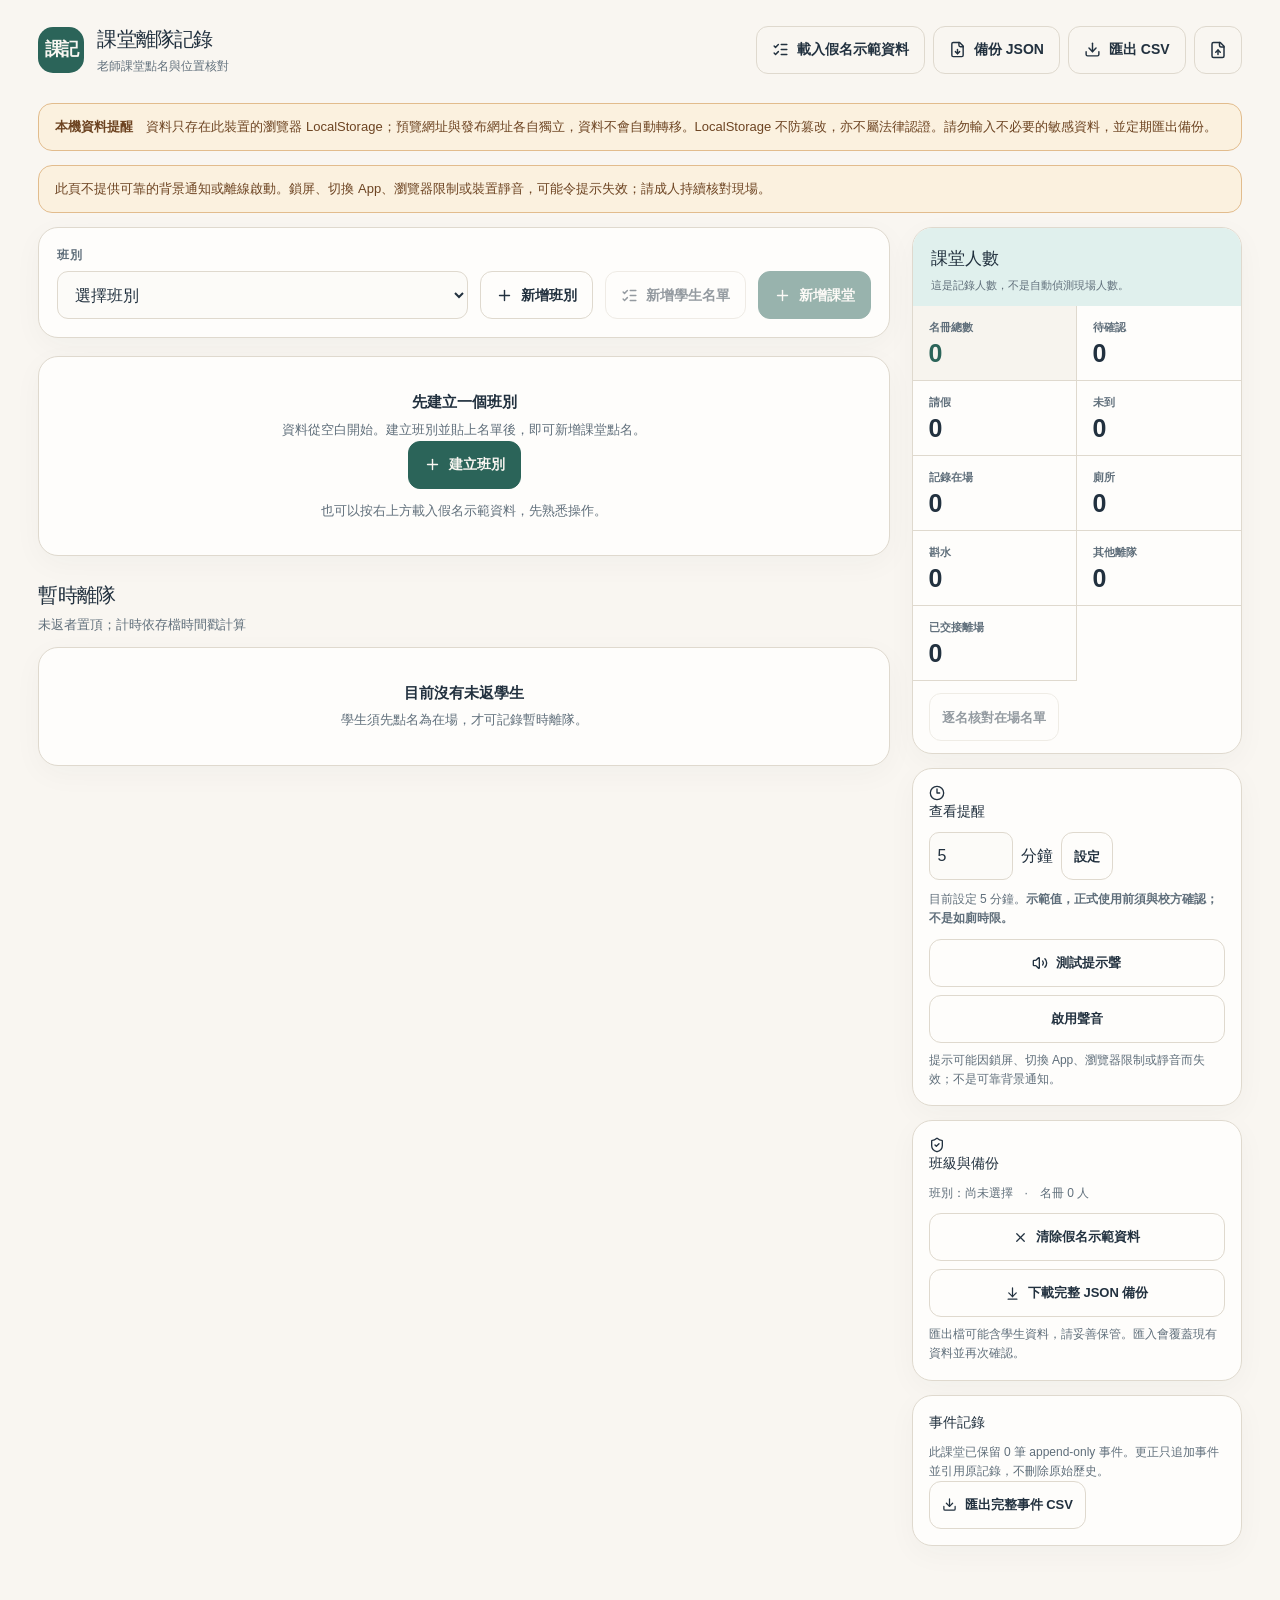
<file: index.html>
<!DOCTYPE html>
<html lang="zh-Hant">
  <head>
    <meta charset="UTF-8" />
    <meta name="viewport" content="width=device-width, initial-scale=1.0, maximum-scale=1" />
    <title>課堂離隊記錄</title>
    <!-- 直接讀取同級 assets 資料夾入面的 CSS -->
    <link rel="stylesheet" crossorigin href="./index-Dnm6EbN6.css">
  </head>
  <body>
    <div id="root"></div>
    <!-- 直接讀取同級 assets 資料夾入面的 JS -->
    <script type="module" crossorigin src="./index-CPcOan0Z.js"></script>
  </body>
</html>
</file>
<file: index-Dnm6EbN6.css>
@layer properties{@supports (((-webkit-hyphens:none)) and (not (margin-trim:inline))) or ((-moz-orient:inline) and (not (color:rgb(from red r g b)))){*,:before,:after,::backdrop{--tw-translate-x:0;--tw-translate-y:0;--tw-translate-z:0;--tw-rotate-x:initial;--tw-rotate-y:initial;--tw-rotate-z:initial;--tw-skew-x:initial;--tw-skew-y:initial;--tw-space-y-reverse:0;--tw-space-x-reverse:0;--tw-border-style:solid;--tw-leading:initial;--tw-font-weight:initial;--tw-tracking:initial;--tw-ordinal:initial;--tw-slashed-zero:initial;--tw-numeric-figure:initial;--tw-numeric-spacing:initial;--tw-numeric-fraction:initial;--tw-shadow:0 0 #0000;--tw-shadow-color:initial;--tw-shadow-alpha:100%;--tw-inset-shadow:0 0 #0000;--tw-inset-shadow-color:initial;--tw-inset-shadow-alpha:100%;--tw-ring-color:initial;--tw-ring-shadow:0 0 #0000;--tw-inset-ring-color:initial;--tw-inset-ring-shadow:0 0 #0000;--tw-ring-inset:initial;--tw-ring-offset-width:0px;--tw-ring-offset-color:#fff;--tw-ring-offset-shadow:0 0 #0000;--tw-outline-style:solid;--tw-duration:initial;--tw-ease:initial;--tw-content:"";--tw-animation-delay:0s;--tw-animation-direction:normal;--tw-animation-duration:initial;--tw-animation-fill-mode:none;--tw-animation-iteration-count:1;--tw-enter-blur:0;--tw-enter-opacity:1;--tw-enter-rotate:0;--tw-enter-scale:1;--tw-enter-translate-x:0;--tw-enter-translate-y:0;--tw-exit-blur:0;--tw-exit-opacity:1;--tw-exit-rotate:0;--tw-exit-scale:1;--tw-exit-translate-x:0;--tw-exit-translate-y:0}}}@layer theme{:root,:host{--font-sans:-apple-system, BlinkMacSystemFont, "Segoe UI", Roboto, "Helvetica Neue", "Noto Sans", Arial, sans-serif, "Apple Color Emoji", "Segoe UI Emoji", "Segoe UI Symbol", "Noto Color Emoji";--font-mono:ui-monospace, SFMono-Regular, Menlo, Monaco, Consolas, "Liberation Mono", "Courier New", monospace;--color-red-50:oklch(97.1% .013 17.38);--color-red-300:oklch(80.8% .114 19.571);--color-red-400:oklch(70.4% .191 22.216);--color-red-500:oklch(63.7% .237 25.331);--color-red-600:oklch(57.7% .245 27.325);--color-gray-50:oklch(98.5% .002 247.839);--color-gray-100:oklch(96.7% .003 264.542);--color-gray-600:oklch(44.6% .03 256.802);--color-gray-700:oklch(37.3% .034 259.733);--color-gray-800:oklch(27.8% .033 256.848);--color-gray-900:oklch(21% .034 264.665);--color-black:#000;--color-white:#fff;--spacing:.25rem;--container-sm:24rem;--container-md:28rem;--container-lg:32rem;--text-xs:.75rem;--text-xs--line-height:calc(1 / .75);--text-sm:.875rem;--text-sm--line-height:calc(1.25 / .875);--text-base:1rem;--text-base--line-height: 1.5 ;--text-lg:1.125rem;--text-lg--line-height:calc(1.75 / 1.125);--text-xl:1.25rem;--text-xl--line-height:calc(1.75 / 1.25);--text-2xl:1.5rem;--text-2xl--line-height:calc(2 / 1.5);--font-weight-normal:400;--font-weight-medium:500;--font-weight-semibold:600;--font-weight-bold:700;--tracking-tight:-.025em;--tracking-widest:.1em;--leading-snug:1.375;--leading-normal:1.5;--leading-relaxed:1.625;--radius-sm:.25rem;--radius-md:.375rem;--radius-lg:.5rem;--radius-xl:.75rem;--ease-in-out:cubic-bezier(.4, 0, .2, 1);--animate-spin:spin 1s linear infinite;--animate-pulse:pulse 2s cubic-bezier(.4, 0, .6, 1) infinite;--aspect-video:16 / 9;--default-transition-duration:.15s;--default-transition-timing-function:cubic-bezier(.4, 0, .2, 1);--default-font-family:var(--font-sans);--default-mono-font-family:var(--font-mono)}}@layer base{*,:after,:before,::backdrop{box-sizing:border-box;border:0 solid;margin:0;padding:0}::file-selector-button{box-sizing:border-box;border:0 solid;margin:0;padding:0}html,:host{-webkit-text-size-adjust:100%;tab-size:4;line-height:1.5;font-family:var(--default-font-family,-apple-system, BlinkMacSystemFont, "Segoe UI", Roboto, "Helvetica Neue", "Noto Sans", Arial, sans-serif, "Apple Color Emoji", "Segoe UI Emoji", "Segoe UI Symbol", "Noto Color Emoji");font-feature-settings:var(--default-font-feature-settings,normal);font-variation-settings:var(--default-font-variation-settings,normal);-webkit-tap-highlight-color:transparent}hr{height:0;color:inherit;border-top-width:1px}abbr:where([title]){-webkit-text-decoration:underline dotted;text-decoration:underline dotted}h1,h2,h3,h4,h5,h6{font-size:inherit;font-weight:inherit}a{color:inherit;-webkit-text-decoration:inherit;text-decoration:inherit}b,strong{font-weight:bolder}code,kbd,samp,pre{font-family:var(--default-mono-font-family,ui-monospace, SFMono-Regular, Menlo, Monaco, Consolas, "Liberation Mono", "Courier New", monospace);font-feature-settings:var(--default-mono-font-feature-settings,normal);font-variation-settings:var(--default-mono-font-variation-settings,normal);font-size:1em}small{font-size:80%}sub,sup{vertical-align:baseline;font-size:75%;line-height:0;position:relative}sub{bottom:-.25em}sup{top:-.5em}table{text-indent:0;border-color:inherit;border-collapse:collapse}:-moz-focusring:where(:not(iframe)){outline:auto}progress{vertical-align:baseline}summary{display:list-item}ol,ul,menu{list-style:none}img,svg,video,canvas,audio,iframe,embed,object{vertical-align:middle;display:block}img,video{max-width:100%;height:auto}button,input,select,optgroup,textarea{font:inherit;font-feature-settings:inherit;font-variation-settings:inherit;letter-spacing:inherit;color:inherit;opacity:1;background-color:#0000;border-radius:0}::file-selector-button{font:inherit;font-feature-settings:inherit;font-variation-settings:inherit;letter-spacing:inherit;color:inherit;opacity:1;background-color:#0000;border-radius:0}:where(select:is([multiple],[size])) optgroup{font-weight:bolder}:where(select:is([multiple],[size])) optgroup option{padding-inline-start:20px}::file-selector-button{margin-inline-end:4px}::placeholder{opacity:1}@supports (not ((-webkit-appearance:-apple-pay-button))) or (contain-intrinsic-size:1px){::placeholder{color:currentColor}@supports (color:color-mix(in lab,red,red)){::placeholder{color:color-mix(in oklab,currentcolor 50%,transparent)}}}textarea{resize:vertical}::-webkit-search-decoration{-webkit-appearance:none}::-webkit-date-and-time-value{min-height:1lh;text-align:inherit}::-webkit-datetime-edit{display:inline-flex}::-webkit-datetime-edit-fields-wrapper{padding:0}::-webkit-datetime-edit{padding-block:0}::-webkit-datetime-edit-year-field{padding-block:0}::-webkit-datetime-edit-month-field{padding-block:0}::-webkit-datetime-edit-day-field{padding-block:0}::-webkit-datetime-edit-hour-field{padding-block:0}::-webkit-datetime-edit-minute-field{padding-block:0}::-webkit-datetime-edit-second-field{padding-block:0}::-webkit-datetime-edit-millisecond-field{padding-block:0}::-webkit-datetime-edit-meridiem-field{padding-block:0}::-webkit-calendar-picker-indicator{line-height:1}:-moz-ui-invalid{box-shadow:none}button,input:where([type=button],[type=reset],[type=submit]){appearance:button}::file-selector-button{appearance:button}::-webkit-inner-spin-button{height:auto}::-webkit-outer-spin-button{height:auto}[hidden]:where(:not([hidden=until-found])){display:none!important}}@layer components;@layer utilities{.\@container\/field-group{container:field-group/inline-size}.pointer-events-auto{pointer-events:auto}.pointer-events-none{pointer-events:none}.invisible{visibility:hidden}.sr-only{clip-path:inset(50%);white-space:nowrap;border-width:0;width:1px;height:1px;margin:-1px;padding:0;position:absolute;overflow:hidden}.absolute{position:absolute}.fixed{position:fixed}.relative{position:relative}.static{position:static}.inset-0{inset:0}.inset-x-0{inset-inline:0}.inset-y-0{inset-block:0}.-top-12{top:calc(var(--spacing) * -12)}.top-0{top:0}.top-1\.5{top:calc(var(--spacing) * 1.5)}.top-1\/2{top:50%}.top-2{top:calc(var(--spacing) * 2)}.top-3\.5{top:calc(var(--spacing) * 3.5)}.top-4{top:calc(var(--spacing) * 4)}.top-\[1px\]{top:1px}.top-\[50\%\]{top:50%}.top-\[60\%\]{top:60%}.top-full{top:100%}.-right-12{right:calc(var(--spacing) * -12)}.right-0{right:0}.right-1{right:var(--spacing)}.right-2{right:calc(var(--spacing) * 2)}.right-3{right:calc(var(--spacing) * 3)}.right-4{right:calc(var(--spacing) * 4)}.-bottom-12{bottom:calc(var(--spacing) * -12)}.bottom-0{bottom:0}.-left-12{left:calc(var(--spacing) * -12)}.left-0{left:0}.left-1\/2{left:50%}.left-2{left:calc(var(--spacing) * 2)}.left-\[50\%\]{left:50%}.z-10{z-index:10}.z-20{z-index:20}.z-50{z-index:50}.z-\[1\]{z-index:1}.z-\[100\]{z-index:100}.order-first{order:-9999}.order-last{order:9999}.\!m-0{margin:0!important}.-mx-1{margin-inline:calc(var(--spacing) * -1)}.mx-2{margin-inline:calc(var(--spacing) * 2)}.mx-3\.5{margin-inline:calc(var(--spacing) * 3.5)}.mx-4{margin-inline:calc(var(--spacing) * 4)}.mx-auto{margin-inline:auto}.-my-2{margin-block:calc(var(--spacing) * -2)}.my-0{margin-block:0}.my-0\.5{margin-block:calc(var(--spacing) * .5)}.my-1{margin-block:var(--spacing)}.-mt-4{margin-top:calc(var(--spacing) * -4)}.mt-1\.5{margin-top:calc(var(--spacing) * 1.5)}.mt-2{margin-top:calc(var(--spacing) * 2)}.mt-4{margin-top:calc(var(--spacing) * 4)}.mt-24{margin-top:calc(var(--spacing) * 24)}.mt-auto{margin-top:auto}.mr-2{margin-right:calc(var(--spacing) * 2)}.mb-1{margin-bottom:var(--spacing)}.mb-2{margin-bottom:calc(var(--spacing) * 2)}.mb-3{margin-bottom:calc(var(--spacing) * 3)}.mb-4{margin-bottom:calc(var(--spacing) * 4)}.-ml-4{margin-left:calc(var(--spacing) * -4)}.ml-1{margin-left:var(--spacing)}.ml-4{margin-left:calc(var(--spacing) * 4)}.ml-auto{margin-left:auto}.line-clamp-2{-webkit-line-clamp:2;-webkit-box-orient:vertical;display:-webkit-box;overflow:hidden}.block{display:block}.flex{display:flex}.grid{display:grid}.hidden{display:none}.inline-flex{display:inline-flex}.table{display:table}.aspect-square{aspect-ratio:1}.aspect-video{aspect-ratio:var(--aspect-video)}.size-4{width:calc(var(--spacing) * 4);height:calc(var(--spacing) * 4)}.size-6{width:calc(var(--spacing) * 6);height:calc(var(--spacing) * 6)}.size-8{width:calc(var(--spacing) * 8);height:calc(var(--spacing) * 8)}.size-10{width:calc(var(--spacing) * 10);height:calc(var(--spacing) * 10)}.size-\[--cell-size\]{width:--cell-size;height:--cell-size}.h-1\.5{height:calc(var(--spacing) * 1.5)}.h-2{height:calc(var(--spacing) * 2)}.h-2\.5{height:calc(var(--spacing) * 2.5)}.h-3{height:calc(var(--spacing) * 3)}.h-3\.5{height:calc(var(--spacing) * 3.5)}.h-4{height:calc(var(--spacing) * 4)}.h-5{height:calc(var(--spacing) * 5)}.h-6{height:calc(var(--spacing) * 6)}.h-7{height:calc(var(--spacing) * 7)}.h-8{height:calc(var(--spacing) * 8)}.h-9{height:calc(var(--spacing) * 9)}.h-10{height:calc(var(--spacing) * 10)}.h-12{height:calc(var(--spacing) * 12)}.h-\[--cell-size\]{height:--cell-size}.h-\[1px\]{height:1px}.h-\[var\(--radix-navigation-menu-viewport-height\)\]{height:var(--radix-navigation-menu-viewport-height)}.h-\[var\(--radix-select-trigger-height\)\]{height:var(--radix-select-trigger-height)}.h-auto{height:auto}.h-full{height:100%}.h-px{height:1px}.h-svh{height:100svh}.max-h-\[--radix-context-menu-content-available-height\]{max-height:--radix-context-menu-content-available-height}.max-h-\[--radix-select-content-available-height\]{max-height:--radix-select-content-available-height}.max-h-\[85vh\]{max-height:85vh}.max-h-\[300px\]{max-height:300px}.max-h-\[var\(--radix-dropdown-menu-content-available-height\)\]{max-height:var(--radix-dropdown-menu-content-available-height)}.max-h-screen{max-height:100vh}.min-h-0{min-height:0}.min-h-8{min-height:calc(var(--spacing) * 8)}.min-h-9{min-height:calc(var(--spacing) * 9)}.min-h-10{min-height:calc(var(--spacing) * 10)}.min-h-\[60px\]{min-height:60px}.min-h-screen{min-height:100vh}.min-h-svh{min-height:100svh}.w-0{width:0}.w-1{width:var(--spacing)}.w-2{width:calc(var(--spacing) * 2)}.w-2\.5{width:calc(var(--spacing) * 2.5)}.w-3{width:calc(var(--spacing) * 3)}.w-3\.5{width:calc(var(--spacing) * 3.5)}.w-3\/4{width:75%}.w-4{width:calc(var(--spacing) * 4)}.w-5{width:calc(var(--spacing) * 5)}.w-7{width:calc(var(--spacing) * 7)}.w-8{width:calc(var(--spacing) * 8)}.w-9{width:calc(var(--spacing) * 9)}.w-10{width:calc(var(--spacing) * 10)}.w-64{width:calc(var(--spacing) * 64)}.w-72{width:calc(var(--spacing) * 72)}.w-\[--cell-size\]{width:--cell-size}.w-\[1px\]{width:1px}.w-\[100px\]{width:100px}.w-\[var\(--sidebar-width\)\]{width:var(--sidebar-width)}.w-auto{width:auto}.w-fit{width:fit-content}.w-full{width:100%}.w-max{width:max-content}.w-px{width:1px}.max-w-\[var\(--skeleton-width\)\]{max-width:var(--skeleton-width)}.max-w-lg{max-width:var(--container-lg)}.max-w-max{max-width:max-content}.max-w-md{max-width:var(--container-md)}.max-w-sm{max-width:var(--container-sm)}.min-w-0{min-width:0}.min-w-5{min-width:calc(var(--spacing) * 5)}.min-w-8{min-width:calc(var(--spacing) * 8)}.min-w-9{min-width:calc(var(--spacing) * 9)}.min-w-10{min-width:calc(var(--spacing) * 10)}.min-w-\[--cell-size\]{min-width:--cell-size}.min-w-\[8rem\]{min-width:8rem}.min-w-\[12rem\]{min-width:12rem}.min-w-\[var\(--radix-select-trigger-width\)\]{min-width:var(--radix-select-trigger-width)}.flex-1{flex:1}.shrink-0{flex-shrink:0}.grow{flex-grow:1}.grow-0{flex-grow:0}.basis-full{flex-basis:100%}.caption-bottom{caption-side:bottom}.border-collapse{border-collapse:collapse}.origin-\[--radix-context-menu-content-transform-origin\]{transform-origin:--radix-context-menu-content-transform-origin}.origin-\[--radix-dropdown-menu-content-transform-origin\]{transform-origin:--radix-dropdown-menu-content-transform-origin}.origin-\[--radix-hover-card-content-transform-origin\]{transform-origin:--radix-hover-card-content-transform-origin}.origin-\[--radix-menubar-content-transform-origin\]{transform-origin:--radix-menubar-content-transform-origin}.origin-\[--radix-popover-content-transform-origin\]{transform-origin:--radix-popover-content-transform-origin}.origin-\[--radix-select-content-transform-origin\]{transform-origin:--radix-select-content-transform-origin}.origin-\[--radix-tooltip-content-transform-origin\]{transform-origin:--radix-tooltip-content-transform-origin}.-translate-x-1\/2{--tw-translate-x: -50% ;translate:var(--tw-translate-x) var(--tw-translate-y)}.-translate-x-px{--tw-translate-x:-1px;translate:var(--tw-translate-x) var(--tw-translate-y)}.translate-x-\[-50\%\]{--tw-translate-x:-50%;translate:var(--tw-translate-x) var(--tw-translate-y)}.translate-x-px{--tw-translate-x:1px;translate:var(--tw-translate-x) var(--tw-translate-y)}.-translate-y-1\/2{--tw-translate-y: -50% ;translate:var(--tw-translate-x) var(--tw-translate-y)}.translate-y-\[-50\%\]{--tw-translate-y:-50%;translate:var(--tw-translate-x) var(--tw-translate-y)}.rotate-45{rotate:45deg}.rotate-90{rotate:90deg}.transform{transform:var(--tw-rotate-x,) var(--tw-rotate-y,) var(--tw-rotate-z,) var(--tw-skew-x,) var(--tw-skew-y,)}.animate-caret-blink{animation:1.25s ease-out infinite caret-blink}.animate-in{animation:enter var(--tw-animation-duration,var(--tw-duration,.15s))var(--tw-ease,ease)var(--tw-animation-delay,0s)var(--tw-animation-iteration-count,1)var(--tw-animation-direction,normal)var(--tw-animation-fill-mode,none)}.animate-pulse{animation:var(--animate-pulse)}.animate-spin{animation:var(--animate-spin)}.cursor-default{cursor:default}.cursor-pointer{cursor:pointer}.cursor-text{cursor:text}.touch-none{touch-action:none}.resize-none{resize:none}.list-disc{list-style-type:disc}.list-none{list-style-type:none}.flex-col{flex-direction:column}.flex-col-reverse{flex-direction:column-reverse}.flex-row{flex-direction:row}.flex-wrap{flex-wrap:wrap}.place-content-center{place-content:center}.items-center{align-items:center}.items-end{align-items:flex-end}.items-start{align-items:flex-start}.items-stretch{align-items:stretch}.justify-between{justify-content:space-between}.justify-center{justify-content:center}.justify-start{justify-content:flex-start}.gap-1{gap:var(--spacing)}.gap-1\.5{gap:calc(var(--spacing) * 1.5)}.gap-2{gap:calc(var(--spacing) * 2)}.gap-2\.5{gap:calc(var(--spacing) * 2.5)}.gap-3{gap:calc(var(--spacing) * 3)}.gap-4{gap:calc(var(--spacing) * 4)}.gap-6{gap:calc(var(--spacing) * 6)}.gap-7{gap:calc(var(--spacing) * 7)}:where(.space-y-1\.5>:not(:last-child)){--tw-space-y-reverse:0;margin-block-start:calc(calc(var(--spacing) * 1.5) * var(--tw-space-y-reverse));margin-block-end:calc(calc(var(--spacing) * 1.5) * calc(1 - var(--tw-space-y-reverse)))}:where(.space-y-2>:not(:last-child)){--tw-space-y-reverse:0;margin-block-start:calc(calc(var(--spacing) * 2) * var(--tw-space-y-reverse));margin-block-end:calc(calc(var(--spacing) * 2) * calc(1 - var(--tw-space-y-reverse)))}:where(.space-x-1>:not(:last-child)){--tw-space-x-reverse:0;margin-inline-start:calc(var(--spacing) * var(--tw-space-x-reverse));margin-inline-end:calc(var(--spacing) * calc(1 - var(--tw-space-x-reverse)))}:where(.space-x-4>:not(:last-child)){--tw-space-x-reverse:0;margin-inline-start:calc(calc(var(--spacing) * 4) * var(--tw-space-x-reverse));margin-inline-end:calc(calc(var(--spacing) * 4) * calc(1 - var(--tw-space-x-reverse)))}.self-stretch{align-self:stretch}.overflow-auto{overflow:auto}.overflow-hidden{overflow:hidden}.overflow-x-auto{overflow-x:auto}.overflow-x-hidden{overflow-x:hidden}.overflow-y-auto{overflow-y:auto}.rounded{border-radius:.25rem}.rounded-\[2px\]{border-radius:2px}.rounded-\[calc\(var\(--radius\)-5px\)\]{border-radius:calc(var(--radius) - 5px)}.rounded-\[inherit\]{border-radius:inherit}.rounded-full{border-radius:3.40282e38px}.rounded-lg{border-radius:var(--radius-lg)}.rounded-md{border-radius:var(--radius-md)}.rounded-none{border-radius:0}.rounded-sm{border-radius:var(--radius-sm)}.rounded-xl{border-radius:var(--radius-xl)}.rounded-t-\[10px\]{border-top-left-radius:10px;border-top-right-radius:10px}.rounded-l-md{border-top-left-radius:var(--radius-md);border-bottom-left-radius:var(--radius-md)}.rounded-tl-sm{border-top-left-radius:var(--radius-sm)}.rounded-r-md{border-top-right-radius:var(--radius-md);border-bottom-right-radius:var(--radius-md)}.border{border-style:var(--tw-border-style);border-width:1px}.border-0{border-style:var(--tw-border-style);border-width:0}.border-2{border-style:var(--tw-border-style);border-width:2px}.border-\[1\.5px\]{border-style:var(--tw-border-style);border-width:1.5px}.border-y{border-block-style:var(--tw-border-style);border-block-width:1px}.border-t{border-top-style:var(--tw-border-style);border-top-width:1px}.border-r{border-right-style:var(--tw-border-style);border-right-width:1px}.border-b{border-bottom-style:var(--tw-border-style);border-bottom-width:1px}.border-l{border-left-style:var(--tw-border-style);border-left-width:1px}.border-dashed{--tw-border-style:dashed;border-style:dashed}.\[border-color\:var\(--badge-outline\)\]{border-color:var(--badge-outline)}.\[border-color\:var\(--button-outline\)\]{border-color:var(--button-outline)}.border-\[--color-border\]{border-color:--color-border}.border-transparent{border-color:#0000}.border-t-transparent{border-top-color:#0000}.border-l-transparent{border-left-color:#0000}.bg-\[--color-bg\]{background-color:--color-bg}.bg-black\/80{background-color:#000c}@supports (color:color-mix(in lab,red,red)){.bg-black\/80{background-color:color-mix(in oklab,var(--color-black) 80%,transparent)}}.bg-gray-50{background-color:var(--color-gray-50)}.bg-gray-100{background-color:var(--color-gray-100)}.bg-gray-900{background-color:var(--color-gray-900)}.bg-transparent{background-color:#0000}.fill-current{fill:currentColor}.p-0{padding:0}.p-1{padding:var(--spacing)}.p-2{padding:calc(var(--spacing) * 2)}.p-3{padding:calc(var(--spacing) * 3)}.p-4{padding:calc(var(--spacing) * 4)}.p-6{padding:calc(var(--spacing) * 6)}.p-\[1px\]{padding:1px}.px-1{padding-inline:var(--spacing)}.px-1\.5{padding-inline:calc(var(--spacing) * 1.5)}.px-2{padding-inline:calc(var(--spacing) * 2)}.px-2\.5{padding-inline:calc(var(--spacing) * 2.5)}.px-3{padding-inline:calc(var(--spacing) * 3)}.px-4{padding-inline:calc(var(--spacing) * 4)}.px-8{padding-inline:calc(var(--spacing) * 8)}.px-\[--cell-size\]{padding-inline:--cell-size}.py-0\.5{padding-block:calc(var(--spacing) * .5)}.py-1{padding-block:var(--spacing)}.py-1\.5{padding-block:calc(var(--spacing) * 1.5)}.py-2{padding-block:calc(var(--spacing) * 2)}.py-3{padding-block:calc(var(--spacing) * 3)}.py-4{padding-block:calc(var(--spacing) * 4)}.py-6{padding-block:calc(var(--spacing) * 6)}.pt-0{padding-top:0}.pt-3{padding-top:calc(var(--spacing) * 3)}.pt-4{padding-top:calc(var(--spacing) * 4)}.pt-6{padding-top:calc(var(--spacing) * 6)}.pr-1{padding-right:var(--spacing)}.pr-2{padding-right:calc(var(--spacing) * 2)}.pr-2\.5{padding-right:calc(var(--spacing) * 2.5)}.pr-3{padding-right:calc(var(--spacing) * 3)}.pr-8{padding-right:calc(var(--spacing) * 8)}.pb-3{padding-bottom:calc(var(--spacing) * 3)}.pb-4{padding-bottom:calc(var(--spacing) * 4)}.pl-2{padding-left:calc(var(--spacing) * 2)}.pl-2\.5{padding-left:calc(var(--spacing) * 2.5)}.pl-3{padding-left:calc(var(--spacing) * 3)}.pl-4{padding-left:calc(var(--spacing) * 4)}.pl-8{padding-left:calc(var(--spacing) * 8)}.text-center{text-align:center}.text-left{text-align:left}.align-middle{vertical-align:middle}.font-mono{font-family:var(--font-mono)}.font-sans{font-family:var(--font-sans)}.text-2xl{font-size:var(--text-2xl);line-height:var(--tw-leading,var(--text-2xl--line-height))}.text-base{font-size:var(--text-base);line-height:var(--tw-leading,var(--text-base--line-height))}.text-lg{font-size:var(--text-lg);line-height:var(--tw-leading,var(--text-lg--line-height))}.text-sm{font-size:var(--text-sm);line-height:var(--tw-leading,var(--text-sm--line-height))}.text-sm\/relaxed{font-size:var(--text-sm);line-height:var(--leading-relaxed)}.text-xl{font-size:var(--text-xl);line-height:var(--tw-leading,var(--text-xl--line-height))}.text-xs{font-size:var(--text-xs);line-height:var(--tw-leading,var(--text-xs--line-height))}.text-\[0\.8rem\]{font-size:.8rem}.leading-none{--tw-leading:1;line-height:1}.leading-normal{--tw-leading:var(--leading-normal);line-height:var(--leading-normal)}.leading-snug{--tw-leading:var(--leading-snug);line-height:var(--leading-snug)}.font-bold{--tw-font-weight:var(--font-weight-bold);font-weight:var(--font-weight-bold)}.font-medium{--tw-font-weight:var(--font-weight-medium);font-weight:var(--font-weight-medium)}.font-normal{--tw-font-weight:var(--font-weight-normal);font-weight:var(--font-weight-normal)}.font-semibold{--tw-font-weight:var(--font-weight-semibold);font-weight:var(--font-weight-semibold)}.tracking-tight{--tw-tracking:var(--tracking-tight);letter-spacing:var(--tracking-tight)}.tracking-widest{--tw-tracking:var(--tracking-widest);letter-spacing:var(--tracking-widest)}.text-balance{text-wrap:balance}.break-words{overflow-wrap:break-word}.whitespace-nowrap{white-space:nowrap}.text-current{color:currentColor}.text-gray-600{color:var(--color-gray-600)}.text-gray-800{color:var(--color-gray-800)}.text-gray-900{color:var(--color-gray-900)}.text-red-500{color:var(--color-red-500)}.text-white{color:var(--color-white)}.tabular-nums{--tw-numeric-spacing:tabular-nums;font-variant-numeric:var(--tw-ordinal,) var(--tw-slashed-zero,) var(--tw-numeric-figure,) var(--tw-numeric-spacing,) var(--tw-numeric-fraction,)}.underline-offset-4{text-underline-offset:4px}.opacity-0{opacity:0}.opacity-50{opacity:.5}.opacity-60{opacity:.6}.opacity-70{opacity:.7}.opacity-90{opacity:.9}.shadow{--tw-shadow:0 1px 3px 0 var(--tw-shadow-color,#0000001a), 0 1px 2px -1px var(--tw-shadow-color,#0000001a);box-shadow:var(--tw-inset-shadow),var(--tw-inset-ring-shadow),var(--tw-ring-offset-shadow),var(--tw-ring-shadow),var(--tw-shadow)}.shadow-\[0_0_0_1px_hsl\(var\(--sidebar-border\)\)\]{--tw-shadow:0 0 0 1px var(--tw-shadow-color,hsl(var(--sidebar-border)));box-shadow:var(--tw-inset-shadow),var(--tw-inset-ring-shadow),var(--tw-ring-offset-shadow),var(--tw-ring-shadow),var(--tw-shadow)}.shadow-lg{--tw-shadow:0 10px 15px -3px var(--tw-shadow-color,#0000001a), 0 4px 6px -4px var(--tw-shadow-color,#0000001a);box-shadow:var(--tw-inset-shadow),var(--tw-inset-ring-shadow),var(--tw-ring-offset-shadow),var(--tw-ring-shadow),var(--tw-shadow)}.shadow-md{--tw-shadow:0 4px 6px -1px var(--tw-shadow-color,#0000001a), 0 2px 4px -2px var(--tw-shadow-color,#0000001a);box-shadow:var(--tw-inset-shadow),var(--tw-inset-ring-shadow),var(--tw-ring-offset-shadow),var(--tw-ring-shadow),var(--tw-shadow)}.shadow-none{--tw-shadow:0 0 #0000;box-shadow:var(--tw-inset-shadow),var(--tw-inset-ring-shadow),var(--tw-ring-offset-shadow),var(--tw-ring-shadow),var(--tw-shadow)}.shadow-sm{--tw-shadow:0 1px 3px 0 var(--tw-shadow-color,#0000001a), 0 1px 2px -1px var(--tw-shadow-color,#0000001a);box-shadow:var(--tw-inset-shadow),var(--tw-inset-ring-shadow),var(--tw-ring-offset-shadow),var(--tw-ring-shadow),var(--tw-shadow)}.shadow-xl{--tw-shadow:0 20px 25px -5px var(--tw-shadow-color,#0000001a), 0 8px 10px -6px var(--tw-shadow-color,#0000001a);box-shadow:var(--tw-inset-shadow),var(--tw-inset-ring-shadow),var(--tw-ring-offset-shadow),var(--tw-ring-shadow),var(--tw-shadow)}.shadow-xs{--tw-shadow:0 1px 2px 0 var(--tw-shadow-color,#0000000d);box-shadow:var(--tw-inset-shadow),var(--tw-inset-ring-shadow),var(--tw-ring-offset-shadow),var(--tw-ring-shadow),var(--tw-shadow)}.ring-0{--tw-ring-shadow:var(--tw-ring-inset,) 0 0 0 calc(0px + var(--tw-ring-offset-width)) var(--tw-ring-color,currentcolor);box-shadow:var(--tw-inset-shadow),var(--tw-inset-ring-shadow),var(--tw-ring-offset-shadow),var(--tw-ring-shadow),var(--tw-shadow)}.ring-1{--tw-ring-shadow:var(--tw-ring-inset,) 0 0 0 calc(1px + var(--tw-ring-offset-width)) var(--tw-ring-color,currentcolor);box-shadow:var(--tw-inset-shadow),var(--tw-inset-ring-shadow),var(--tw-ring-offset-shadow),var(--tw-ring-shadow),var(--tw-shadow)}.outline-hidden{--tw-outline-style:none;outline-style:none}@media(forced-colors:active){.outline-hidden{outline-offset:2px;outline:2px solid #0000}}.outline{outline-style:var(--tw-outline-style);outline-width:1px}.outline-2{outline-style:var(--tw-outline-style);outline-width:2px}.outline-offset-2{outline-offset:2px}.outline-transparent{outline-color:#0000}.transition{transition-property:color,background-color,border-color,outline-color,text-decoration-color,fill,stroke,--tw-gradient-from,--tw-gradient-via,--tw-gradient-to,opacity,box-shadow,transform,translate,scale,rotate,filter,-webkit-backdrop-filter,backdrop-filter,display,content-visibility,overlay,pointer-events;transition-timing-function:var(--tw-ease,var(--default-transition-timing-function));transition-duration:var(--tw-duration,var(--default-transition-duration))}.transition-\[color\,box-shadow\]{transition-property:color,box-shadow;transition-timing-function:var(--tw-ease,var(--default-transition-timing-function));transition-duration:var(--tw-duration,var(--default-transition-duration))}.transition-\[left\,right\,width\]{transition-property:left,right,width;transition-timing-function:var(--tw-ease,var(--default-transition-timing-function));transition-duration:var(--tw-duration,var(--default-transition-duration))}.transition-\[margin\,opacity\]{transition-property:margin,opacity;transition-timing-function:var(--tw-ease,var(--default-transition-timing-function));transition-duration:var(--tw-duration,var(--default-transition-duration))}.transition-\[width\,height\,padding\]{transition-property:width,height,padding;transition-timing-function:var(--tw-ease,var(--default-transition-timing-function));transition-duration:var(--tw-duration,var(--default-transition-duration))}.transition-\[width\]{transition-property:width;transition-timing-function:var(--tw-ease,var(--default-transition-timing-function));transition-duration:var(--tw-duration,var(--default-transition-duration))}.transition-all{transition-property:all;transition-timing-function:var(--tw-ease,var(--default-transition-timing-function));transition-duration:var(--tw-duration,var(--default-transition-duration))}.transition-colors{transition-property:color,background-color,border-color,outline-color,text-decoration-color,fill,stroke,--tw-gradient-from,--tw-gradient-via,--tw-gradient-to;transition-timing-function:var(--tw-ease,var(--default-transition-timing-function));transition-duration:var(--tw-duration,var(--default-transition-duration))}.transition-opacity{transition-property:opacity;transition-timing-function:var(--tw-ease,var(--default-transition-timing-function));transition-duration:var(--tw-duration,var(--default-transition-duration))}.transition-transform{transition-property:transform,translate,scale,rotate;transition-timing-function:var(--tw-ease,var(--default-transition-timing-function));transition-duration:var(--tw-duration,var(--default-transition-duration))}.duration-100{--tw-duration:.1s;transition-duration:.1s}.duration-200{--tw-duration:.2s;transition-duration:.2s}.duration-300{--tw-duration:.3s;transition-duration:.3s}.duration-1000{--tw-duration:1s;transition-duration:1s}.ease-in-out{--tw-ease:var(--ease-in-out);transition-timing-function:var(--ease-in-out)}.ease-linear{--tw-ease:linear;transition-timing-function:linear}.fade-in-0{--tw-enter-opacity:0}.outline-none{--tw-outline-style:none;outline-style:none}.select-none{-webkit-user-select:none;user-select:none}.zoom-in-95{--tw-enter-scale:.95}.\[--cell-size\:2rem\]{--cell-size:2rem}.group-focus-within\/menu-item\:opacity-100:is(:where(.group\/menu-item):focus-within *){opacity:1}@media(hover:hover){.group-hover\:opacity-100:is(:where(.group):hover *),.group-hover\/menu-item\:opacity-100:is(:where(.group\/menu-item):hover *){opacity:1}}.group-has-data-\[sidebar\=menu-action\]\/menu-item\:pr-8:is(:where(.group\/menu-item):has([data-sidebar=menu-action]) *){padding-right:calc(var(--spacing) * 8)}.group-has-\[\[data-orientation\=horizontal\]\]\/field\:text-balance:is(:where(.group\/field):has([data-orientation=horizontal]) *){text-wrap:balance}.group-has-\[\[data-slot\=item-description\]\]\/item\:translate-y-0\.5:is(:where(.group\/item):has([data-slot=item-description]) *){--tw-translate-y:calc(var(--spacing) * .5);translate:var(--tw-translate-x) var(--tw-translate-y)}.group-has-\[\[data-slot\=item-description\]\]\/item\:self-start:is(:where(.group\/item):has([data-slot=item-description]) *){align-self:flex-start}.group-has-\[\>input\]\/input-group\:pt-2\.5:is(:where(.group\/input-group):has(>input) *){padding-top:calc(var(--spacing) * 2.5)}.group-has-\[\>input\]\/input-group\:pb-2\.5:is(:where(.group\/input-group):has(>input) *){padding-bottom:calc(var(--spacing) * 2.5)}.group-data-\[collapsible\=icon\]\:-mt-8:is(:where(.group)[data-collapsible=icon] *){margin-top:calc(var(--spacing) * -8)}.group-data-\[collapsible\=icon\]\:hidden:is(:where(.group)[data-collapsible=icon] *){display:none}.group-data-\[collapsible\=icon\]\:h-8\!:is(:where(.group)[data-collapsible=icon] *){height:calc(var(--spacing) * 8)!important}.group-data-\[collapsible\=icon\]\:w-8\!:is(:where(.group)[data-collapsible=icon] *){width:calc(var(--spacing) * 8)!important}.group-data-\[collapsible\=icon\]\:w-\[calc\(var\(--sidebar-width-icon\)\+var\(--spacing-4\)\)\]:is(:where(.group)[data-collapsible=icon] *){width:calc(var(--sidebar-width-icon) + var(--spacing-4))}.group-data-\[collapsible\=icon\]\:w-\[calc\(var\(--sidebar-width-icon\)\+var\(--spacing-4\)\+2px\)\]:is(:where(.group)[data-collapsible=icon] *){width:calc(var(--sidebar-width-icon) + var(--spacing-4) + 2px)}.group-data-\[collapsible\=icon\]\:w-\[var\(--sidebar-width-icon\)\]:is(:where(.group)[data-collapsible=icon] *){width:var(--sidebar-width-icon)}.group-data-\[collapsible\=icon\]\:overflow-hidden:is(:where(.group)[data-collapsible=icon] *){overflow:hidden}.group-data-\[collapsible\=icon\]\:p-0\!:is(:where(.group)[data-collapsible=icon] *){padding:0!important}.group-data-\[collapsible\=icon\]\:p-2\!:is(:where(.group)[data-collapsible=icon] *){padding:calc(var(--spacing) * 2)!important}.group-data-\[collapsible\=icon\]\:opacity-0:is(:where(.group)[data-collapsible=icon] *){opacity:0}.group-data-\[collapsible\=offcanvas\]\:right-\[calc\(var\(--sidebar-width\)\*-1\)\]:is(:where(.group)[data-collapsible=offcanvas] *){right:calc(var(--sidebar-width) * -1)}.group-data-\[collapsible\=offcanvas\]\:left-\[calc\(var\(--sidebar-width\)\*-1\)\]:is(:where(.group)[data-collapsible=offcanvas] *){left:calc(var(--sidebar-width) * -1)}.group-data-\[collapsible\=offcanvas\]\:w-0:is(:where(.group)[data-collapsible=offcanvas] *){width:0}.group-data-\[collapsible\=offcanvas\]\:translate-x-0:is(:where(.group)[data-collapsible=offcanvas] *){--tw-translate-x:0px;translate:var(--tw-translate-x) var(--tw-translate-y)}.group-data-\[disabled\=true\]\/field\:opacity-50:is(:where(.group\/field)[data-disabled=true] *),.group-data-\[disabled\=true\]\/input-group\:opacity-50:is(:where(.group\/input-group)[data-disabled=true] *){opacity:.5}.group-data-\[focused\=true\]\/day\:relative:is(:where(.group\/day)[data-focused=true] *){position:relative}.group-data-\[focused\=true\]\/day\:z-10:is(:where(.group\/day)[data-focused=true] *){z-index:10}.group-data-\[focused\=true\]\/day\:ring-\[3px\]:is(:where(.group\/day)[data-focused=true] *){--tw-ring-shadow:var(--tw-ring-inset,) 0 0 0 calc(3px + var(--tw-ring-offset-width)) var(--tw-ring-color,currentcolor);box-shadow:var(--tw-inset-shadow),var(--tw-inset-ring-shadow),var(--tw-ring-offset-shadow),var(--tw-ring-shadow),var(--tw-shadow)}.group-data-\[side\=left\]\:-right-4:is(:where(.group)[data-side=left] *){right:calc(var(--spacing) * -4)}.group-data-\[side\=left\]\:border-r:is(:where(.group)[data-side=left] *){border-right-style:var(--tw-border-style);border-right-width:1px}.group-data-\[side\=right\]\:left-0:is(:where(.group)[data-side=right] *){left:0}.group-data-\[side\=right\]\:rotate-180:is(:where(.group)[data-side=right] *){rotate:180deg}.group-data-\[side\=right\]\:border-l:is(:where(.group)[data-side=right] *){border-left-style:var(--tw-border-style);border-left-width:1px}.group-data-\[state\=open\]\:rotate-180:is(:where(.group)[data-state=open] *){rotate:180deg}.group-data-\[variant\=floating\]\:rounded-lg:is(:where(.group)[data-variant=floating] *){border-radius:var(--radius-lg)}.group-data-\[variant\=floating\]\:border:is(:where(.group)[data-variant=floating] *){border-style:var(--tw-border-style);border-width:1px}.group-data-\[variant\=floating\]\:shadow-sm:is(:where(.group)[data-variant=floating] *){--tw-shadow:0 1px 3px 0 var(--tw-shadow-color,#0000001a), 0 1px 2px -1px var(--tw-shadow-color,#0000001a);box-shadow:var(--tw-inset-shadow),var(--tw-inset-ring-shadow),var(--tw-ring-offset-shadow),var(--tw-ring-shadow),var(--tw-shadow)}.group-data-\[variant\=outline\]\/field-group\:-mb-2:is(:where(.group\/field-group)[data-variant=outline] *){margin-bottom:calc(var(--spacing) * -2)}.group-\[\.destructive\]\:text-red-300:is(:where(.group).destructive *){color:var(--color-red-300)}.group-\[\.toaster\]\:shadow-lg:is(:where(.group).toaster *){--tw-shadow:0 10px 15px -3px var(--tw-shadow-color,#0000001a), 0 4px 6px -4px var(--tw-shadow-color,#0000001a);box-shadow:var(--tw-inset-shadow),var(--tw-inset-ring-shadow),var(--tw-ring-offset-shadow),var(--tw-ring-shadow),var(--tw-shadow)}.peer-disabled\:cursor-not-allowed:is(:where(.peer):disabled~*){cursor:not-allowed}.peer-disabled\:opacity-70:is(:where(.peer):disabled~*){opacity:.7}.peer-data-\[size\=default\]\/menu-button\:top-1\.5:is(:where(.peer\/menu-button)[data-size=default]~*){top:calc(var(--spacing) * 1.5)}.peer-data-\[size\=lg\]\/menu-button\:top-2\.5:is(:where(.peer\/menu-button)[data-size=lg]~*){top:calc(var(--spacing) * 2.5)}.peer-data-\[size\=sm\]\/menu-button\:top-1:is(:where(.peer\/menu-button)[data-size=sm]~*){top:var(--spacing)}.file\:border-0::file-selector-button{border-style:var(--tw-border-style);border-width:0}.file\:bg-transparent::file-selector-button{background-color:#0000}.file\:text-sm::file-selector-button{font-size:var(--text-sm);line-height:var(--tw-leading,var(--text-sm--line-height))}.file\:font-medium::file-selector-button{--tw-font-weight:var(--font-weight-medium);font-weight:var(--font-weight-medium)}.after\:absolute:after{content:var(--tw-content);position:absolute}.after\:-inset-2:after{content:var(--tw-content);inset:calc(var(--spacing) * -2)}.after\:inset-y-0:after{content:var(--tw-content);inset-block:0}.after\:left-1\/2:after{content:var(--tw-content);left:50%}.after\:w-1:after{content:var(--tw-content);width:var(--spacing)}.after\:w-\[2px\]:after{content:var(--tw-content);width:2px}.after\:-translate-x-1\/2:after{content:var(--tw-content);--tw-translate-x: -50% ;translate:var(--tw-translate-x) var(--tw-translate-y)}.group-data-\[collapsible\=offcanvas\]\:after\:left-full:is(:where(.group)[data-collapsible=offcanvas] *):after{content:var(--tw-content);left:100%}.first\:rounded-l-md:first-child{border-top-left-radius:var(--radius-md);border-bottom-left-radius:var(--radius-md)}.first\:border-l:first-child{border-left-style:var(--tw-border-style);border-left-width:1px}.last\:mt-0:last-child{margin-top:0}.last\:rounded-r-md:last-child{border-top-right-radius:var(--radius-md);border-bottom-right-radius:var(--radius-md)}@media(hover:hover){.hover\:bg-gray-700:hover{background-color:var(--color-gray-700)}.hover\:underline:hover{text-decoration-line:underline}.hover\:opacity-100:hover{opacity:1}.hover\:shadow-\[0_0_0_1px_hsl\(var\(--sidebar-accent\)\)\]:hover{--tw-shadow:0 0 0 1px var(--tw-shadow-color,hsl(var(--sidebar-accent)));box-shadow:var(--tw-inset-shadow),var(--tw-inset-ring-shadow),var(--tw-ring-offset-shadow),var(--tw-ring-shadow),var(--tw-shadow)}.group-\[\.destructive\]\:hover\:text-red-50:is(:where(.group).destructive *):hover{color:var(--color-red-50)}}.focus\:opacity-100:focus{opacity:1}.focus\:ring-1:focus{--tw-ring-shadow:var(--tw-ring-inset,) 0 0 0 calc(1px + var(--tw-ring-offset-width)) var(--tw-ring-color,currentcolor);box-shadow:var(--tw-inset-shadow),var(--tw-inset-ring-shadow),var(--tw-ring-offset-shadow),var(--tw-ring-shadow),var(--tw-shadow)}.focus\:ring-2:focus{--tw-ring-shadow:var(--tw-ring-inset,) 0 0 0 calc(2px + var(--tw-ring-offset-width)) var(--tw-ring-color,currentcolor);box-shadow:var(--tw-inset-shadow),var(--tw-inset-ring-shadow),var(--tw-ring-offset-shadow),var(--tw-ring-shadow),var(--tw-shadow)}.focus\:ring-offset-2:focus{--tw-ring-offset-width:2px;--tw-ring-offset-shadow:var(--tw-ring-inset,) 0 0 0 var(--tw-ring-offset-width) var(--tw-ring-offset-color)}.focus\:outline-none:focus{--tw-outline-style:none;outline-style:none}.group-\[\.destructive\]\:focus\:ring-red-400:is(:where(.group).destructive *):focus{--tw-ring-color:var(--color-red-400)}.group-\[\.destructive\]\:focus\:ring-offset-red-600:is(:where(.group).destructive *):focus{--tw-ring-offset-color:var(--color-red-600)}.focus-visible\:ring-0:focus-visible{--tw-ring-shadow:var(--tw-ring-inset,) 0 0 0 calc(0px + var(--tw-ring-offset-width)) var(--tw-ring-color,currentcolor);box-shadow:var(--tw-inset-shadow),var(--tw-inset-ring-shadow),var(--tw-ring-offset-shadow),var(--tw-ring-shadow),var(--tw-shadow)}.focus-visible\:ring-1:focus-visible{--tw-ring-shadow:var(--tw-ring-inset,) 0 0 0 calc(1px + var(--tw-ring-offset-width)) var(--tw-ring-color,currentcolor);box-shadow:var(--tw-inset-shadow),var(--tw-inset-ring-shadow),var(--tw-ring-offset-shadow),var(--tw-ring-shadow),var(--tw-shadow)}.focus-visible\:ring-2:focus-visible{--tw-ring-shadow:var(--tw-ring-inset,) 0 0 0 calc(2px + var(--tw-ring-offset-width)) var(--tw-ring-color,currentcolor);box-shadow:var(--tw-inset-shadow),var(--tw-inset-ring-shadow),var(--tw-ring-offset-shadow),var(--tw-ring-shadow),var(--tw-shadow)}.focus-visible\:ring-\[3px\]:focus-visible{--tw-ring-shadow:var(--tw-ring-inset,) 0 0 0 calc(3px + var(--tw-ring-offset-width)) var(--tw-ring-color,currentcolor);box-shadow:var(--tw-inset-shadow),var(--tw-inset-ring-shadow),var(--tw-ring-offset-shadow),var(--tw-ring-shadow),var(--tw-shadow)}.focus-visible\:ring-offset-1:focus-visible{--tw-ring-offset-width:1px;--tw-ring-offset-shadow:var(--tw-ring-inset,) 0 0 0 var(--tw-ring-offset-width) var(--tw-ring-offset-color)}.focus-visible\:ring-offset-2:focus-visible{--tw-ring-offset-width:2px;--tw-ring-offset-shadow:var(--tw-ring-inset,) 0 0 0 var(--tw-ring-offset-width) var(--tw-ring-offset-color)}.focus-visible\:outline-none:focus-visible{--tw-outline-style:none;outline-style:none}.active\:shadow-none:active{--tw-shadow:0 0 #0000;box-shadow:var(--tw-inset-shadow),var(--tw-inset-ring-shadow),var(--tw-ring-offset-shadow),var(--tw-ring-shadow),var(--tw-shadow)}.disabled\:pointer-events-none:disabled{pointer-events:none}.disabled\:cursor-not-allowed:disabled{cursor:not-allowed}.disabled\:opacity-50:disabled{opacity:.5}:where([data-side=left]) .in-data-\[side\=left\]\:cursor-w-resize{cursor:w-resize}:where([data-side=right]) .in-data-\[side\=right\]\:cursor-e-resize{cursor:e-resize}.has-focus\:ring-\[3px\]:has(:focus){--tw-ring-shadow:var(--tw-ring-inset,) 0 0 0 calc(3px + var(--tw-ring-offset-width)) var(--tw-ring-color,currentcolor);box-shadow:var(--tw-inset-shadow),var(--tw-inset-ring-shadow),var(--tw-ring-offset-shadow),var(--tw-ring-shadow),var(--tw-shadow)}.has-\[\:disabled\]\:opacity-50:has(:disabled){opacity:.5}.has-\[\[data-slot\=input-group-control\]\:focus-visible\]\:ring-1:has([data-slot=input-group-control]:focus-visible){--tw-ring-shadow:var(--tw-ring-inset,) 0 0 0 calc(1px + var(--tw-ring-offset-width)) var(--tw-ring-color,currentcolor);box-shadow:var(--tw-inset-shadow),var(--tw-inset-ring-shadow),var(--tw-ring-offset-shadow),var(--tw-ring-shadow),var(--tw-shadow)}.has-\[\>\[data-align\=block-end\]\]\:h-auto:has(>[data-align=block-end]){height:auto}.has-\[\>\[data-align\=block-end\]\]\:flex-col:has(>[data-align=block-end]){flex-direction:column}.has-\[\>\[data-align\=block-start\]\]\:h-auto:has(>[data-align=block-start]){height:auto}.has-\[\>\[data-align\=block-start\]\]\:flex-col:has(>[data-align=block-start]){flex-direction:column}.has-\[\>\[data-slot\=button-group\]\]\:gap-2:has(>[data-slot=button-group]){gap:calc(var(--spacing) * 2)}.has-\[\>\[data-slot\=checkbox-group\]\]\:gap-3:has(>[data-slot=checkbox-group]){gap:calc(var(--spacing) * 3)}.has-\[\>\[data-slot\=field-content\]\]\:items-start:has(>[data-slot=field-content]){align-items:flex-start}.has-\[\>\[data-slot\=field\]\]\:w-full:has(>[data-slot=field]){width:100%}.has-\[\>\[data-slot\=field\]\]\:flex-col:has(>[data-slot=field]){flex-direction:column}.has-\[\>\[data-slot\=field\]\]\:rounded-md:has(>[data-slot=field]){border-radius:var(--radius-md)}.has-\[\>\[data-slot\=field\]\]\:border:has(>[data-slot=field]){border-style:var(--tw-border-style);border-width:1px}.has-\[\>\[data-slot\=radio-group\]\]\:gap-3:has(>[data-slot=radio-group]){gap:calc(var(--spacing) * 3)}.has-\[\>button\]\:mr-\[-0\.4rem\]:has(>button){margin-right:-.4rem}.has-\[\>button\]\:ml-\[-0\.45rem\]:has(>button){margin-left:-.45rem}.has-\[\>kbd\]\:mr-\[-0\.35rem\]:has(>kbd){margin-right:-.35rem}.has-\[\>kbd\]\:ml-\[-0\.35rem\]:has(>kbd){margin-left:-.35rem}.has-\[\>svg\]\:p-0:has(>svg){padding:0}.has-\[\>svg\]\:px-2:has(>svg){padding-inline:calc(var(--spacing) * 2)}.has-\[\>svg\]\:px-2\.5:has(>svg){padding-inline:calc(var(--spacing) * 2.5)}.has-\[\>textarea\]\:h-auto:has(>textarea){height:auto}.aria-disabled\:pointer-events-none[aria-disabled=true]{pointer-events:none}.aria-disabled\:opacity-50[aria-disabled=true]{opacity:.5}.data-\[active\=true\]\:font-medium[data-active=true]{--tw-font-weight:var(--font-weight-medium);font-weight:var(--font-weight-medium)}.data-\[disabled\]\:pointer-events-none[data-disabled]{pointer-events:none}.data-\[disabled\]\:opacity-50[data-disabled]{opacity:.5}.data-\[disabled\=true\]\:pointer-events-none[data-disabled=true]{pointer-events:none}.data-\[disabled\=true\]\:opacity-50[data-disabled=true]{opacity:.5}.data-\[motion\=from-end\]\:slide-in-from-right-52[data-motion=from-end]{--tw-enter-translate-x:calc(52*var(--spacing))}.data-\[motion\=from-start\]\:slide-in-from-left-52[data-motion=from-start]{--tw-enter-translate-x:calc(52*var(--spacing)*-1)}.data-\[motion\=to-end\]\:slide-out-to-right-52[data-motion=to-end]{--tw-exit-translate-x:calc(52*var(--spacing))}.data-\[motion\=to-start\]\:slide-out-to-left-52[data-motion=to-start]{--tw-exit-translate-x:calc(52*var(--spacing)*-1)}.data-\[motion\^\=from-\]\:animate-in[data-motion^=from-]{animation:enter var(--tw-animation-duration,var(--tw-duration,.15s))var(--tw-ease,ease)var(--tw-animation-delay,0s)var(--tw-animation-iteration-count,1)var(--tw-animation-direction,normal)var(--tw-animation-fill-mode,none)}.data-\[motion\^\=from-\]\:fade-in[data-motion^=from-]{--tw-enter-opacity:0}.data-\[motion\^\=to-\]\:animate-out[data-motion^=to-]{animation:exit var(--tw-animation-duration,var(--tw-duration,.15s))var(--tw-ease,ease)var(--tw-animation-delay,0s)var(--tw-animation-iteration-count,1)var(--tw-animation-direction,normal)var(--tw-animation-fill-mode,none)}.data-\[motion\^\=to-\]\:fade-out[data-motion^=to-]{--tw-exit-opacity:0}.data-\[orientation\=vertical\]\:h-auto[data-orientation=vertical]{height:auto}.data-\[panel-group-direction\=vertical\]\:h-px[data-panel-group-direction=vertical]{height:1px}.data-\[panel-group-direction\=vertical\]\:w-full[data-panel-group-direction=vertical]{width:100%}.data-\[panel-group-direction\=vertical\]\:flex-col[data-panel-group-direction=vertical]{flex-direction:column}.data-\[panel-group-direction\=vertical\]\:after\:left-0[data-panel-group-direction=vertical]:after{content:var(--tw-content);left:0}.data-\[panel-group-direction\=vertical\]\:after\:h-1[data-panel-group-direction=vertical]:after{content:var(--tw-content);height:var(--spacing)}.data-\[panel-group-direction\=vertical\]\:after\:w-full[data-panel-group-direction=vertical]:after{content:var(--tw-content);width:100%}.data-\[panel-group-direction\=vertical\]\:after\:translate-x-0[data-panel-group-direction=vertical]:after{content:var(--tw-content);--tw-translate-x:0px;translate:var(--tw-translate-x) var(--tw-translate-y)}.data-\[panel-group-direction\=vertical\]\:after\:-translate-y-1\/2[data-panel-group-direction=vertical]:after{content:var(--tw-content);--tw-translate-y: -50% ;translate:var(--tw-translate-x) var(--tw-translate-y)}.data-\[range-end\=true\]\:rounded-md[data-range-end=true]{border-radius:var(--radius-md)}.data-\[range-middle\=true\]\:rounded-none[data-range-middle=true]{border-radius:0}.data-\[range-start\=true\]\:rounded-md[data-range-start=true]{border-radius:var(--radius-md)}.data-\[selected\=true\]\:rounded-none[data-selected=true]{border-radius:0}.data-\[side\=bottom\]\:translate-y-1[data-side=bottom]{--tw-translate-y:var(--spacing);translate:var(--tw-translate-x) var(--tw-translate-y)}.data-\[side\=bottom\]\:slide-in-from-top-2[data-side=bottom]{--tw-enter-translate-y:calc(2*var(--spacing)*-1)}.data-\[side\=left\]\:-translate-x-1[data-side=left]{--tw-translate-x:calc(var(--spacing) * -1);translate:var(--tw-translate-x) var(--tw-translate-y)}.data-\[side\=left\]\:slide-in-from-right-2[data-side=left]{--tw-enter-translate-x:calc(2*var(--spacing))}.data-\[side\=right\]\:translate-x-1[data-side=right]{--tw-translate-x:var(--spacing);translate:var(--tw-translate-x) var(--tw-translate-y)}.data-\[side\=right\]\:slide-in-from-left-2[data-side=right]{--tw-enter-translate-x:calc(2*var(--spacing)*-1)}.data-\[side\=top\]\:-translate-y-1[data-side=top]{--tw-translate-y:calc(var(--spacing) * -1);translate:var(--tw-translate-x) var(--tw-translate-y)}.data-\[side\=top\]\:slide-in-from-bottom-2[data-side=top]{--tw-enter-translate-y:calc(2*var(--spacing))}.data-\[slot\=checkbox-group\]\:gap-3[data-slot=checkbox-group]{gap:calc(var(--spacing) * 3)}.data-\[state\=active\]\:shadow[data-state=active]{--tw-shadow:0 1px 3px 0 var(--tw-shadow-color,#0000001a), 0 1px 2px -1px var(--tw-shadow-color,#0000001a);box-shadow:var(--tw-inset-shadow),var(--tw-inset-ring-shadow),var(--tw-ring-offset-shadow),var(--tw-ring-shadow),var(--tw-shadow)}.data-\[state\=checked\]\:translate-x-4[data-state=checked]{--tw-translate-x:calc(var(--spacing) * 4);translate:var(--tw-translate-x) var(--tw-translate-y)}.data-\[state\=closed\]\:animate-accordion-up[data-state=closed]{animation:accordion-up var(--tw-animation-duration,var(--tw-duration,.2s))var(--tw-ease,ease-out)var(--tw-animation-delay,0s)var(--tw-animation-iteration-count,1)var(--tw-animation-direction,normal)var(--tw-animation-fill-mode,none)}.data-\[state\=closed\]\:animate-out[data-state=closed]{animation:exit var(--tw-animation-duration,var(--tw-duration,.15s))var(--tw-ease,ease)var(--tw-animation-delay,0s)var(--tw-animation-iteration-count,1)var(--tw-animation-direction,normal)var(--tw-animation-fill-mode,none)}.data-\[state\=closed\]\:duration-300[data-state=closed]{--tw-duration:.3s;transition-duration:.3s}.data-\[state\=closed\]\:fade-out-0[data-state=closed]{--tw-exit-opacity:0}.data-\[state\=closed\]\:fade-out-80[data-state=closed]{--tw-exit-opacity:.8}.data-\[state\=closed\]\:zoom-out-95[data-state=closed]{--tw-exit-scale:.95}.data-\[state\=closed\]\:slide-out-to-bottom[data-state=closed]{--tw-exit-translate-y:100%}.data-\[state\=closed\]\:slide-out-to-left[data-state=closed]{--tw-exit-translate-x:-100%}.data-\[state\=closed\]\:slide-out-to-left-1\/2[data-state=closed]{--tw-exit-translate-x: -50% }.data-\[state\=closed\]\:slide-out-to-right[data-state=closed]{--tw-exit-translate-x:100%}.data-\[state\=closed\]\:slide-out-to-right-full[data-state=closed]{--tw-exit-translate-x: 100% }.data-\[state\=closed\]\:slide-out-to-top[data-state=closed]{--tw-exit-translate-y:-100%}.data-\[state\=closed\]\:slide-out-to-top-\[48\%\][data-state=closed]{--tw-exit-translate-y: -48% }.data-\[state\=hidden\]\:animate-out[data-state=hidden]{animation:exit var(--tw-animation-duration,var(--tw-duration,.15s))var(--tw-ease,ease)var(--tw-animation-delay,0s)var(--tw-animation-iteration-count,1)var(--tw-animation-direction,normal)var(--tw-animation-fill-mode,none)}.data-\[state\=hidden\]\:fade-out[data-state=hidden]{--tw-exit-opacity:0}.data-\[state\=open\]\:animate-accordion-down[data-state=open]{animation:accordion-down var(--tw-animation-duration,var(--tw-duration,.2s))var(--tw-ease,ease-out)var(--tw-animation-delay,0s)var(--tw-animation-iteration-count,1)var(--tw-animation-direction,normal)var(--tw-animation-fill-mode,none)}.data-\[state\=open\]\:animate-in[data-state=open]{animation:enter var(--tw-animation-duration,var(--tw-duration,.15s))var(--tw-ease,ease)var(--tw-animation-delay,0s)var(--tw-animation-iteration-count,1)var(--tw-animation-direction,normal)var(--tw-animation-fill-mode,none)}.data-\[state\=open\]\:opacity-100[data-state=open]{opacity:1}.data-\[state\=open\]\:duration-500[data-state=open]{--tw-duration:.5s;transition-duration:.5s}.data-\[state\=open\]\:fade-in-0[data-state=open]{--tw-enter-opacity:0}.data-\[state\=open\]\:zoom-in-90[data-state=open]{--tw-enter-scale:.9}.data-\[state\=open\]\:zoom-in-95[data-state=open]{--tw-enter-scale:.95}.data-\[state\=open\]\:slide-in-from-bottom[data-state=open]{--tw-enter-translate-y:100%}.data-\[state\=open\]\:slide-in-from-left[data-state=open]{--tw-enter-translate-x:-100%}.data-\[state\=open\]\:slide-in-from-left-1\/2[data-state=open]{--tw-enter-translate-x: -50% }.data-\[state\=open\]\:slide-in-from-right[data-state=open]{--tw-enter-translate-x:100%}.data-\[state\=open\]\:slide-in-from-top[data-state=open]{--tw-enter-translate-y:-100%}.data-\[state\=open\]\:slide-in-from-top-\[48\%\][data-state=open]{--tw-enter-translate-y: -48% }.data-\[state\=open\]\:slide-in-from-top-full[data-state=open]{--tw-enter-translate-y: -100% }.data-\[state\=unchecked\]\:translate-x-0[data-state=unchecked]{--tw-translate-x:0px;translate:var(--tw-translate-x) var(--tw-translate-y)}.data-\[state\=visible\]\:animate-in[data-state=visible]{animation:enter var(--tw-animation-duration,var(--tw-duration,.15s))var(--tw-ease,ease)var(--tw-animation-delay,0s)var(--tw-animation-iteration-count,1)var(--tw-animation-direction,normal)var(--tw-animation-fill-mode,none)}.data-\[state\=visible\]\:fade-in[data-state=visible]{--tw-enter-opacity:0}.data-\[swipe\=cancel\]\:translate-x-0[data-swipe=cancel]{--tw-translate-x:0px;translate:var(--tw-translate-x) var(--tw-translate-y)}.data-\[swipe\=end\]\:translate-x-\[var\(--radix-toast-swipe-end-x\)\][data-swipe=end]{--tw-translate-x:var(--radix-toast-swipe-end-x);translate:var(--tw-translate-x) var(--tw-translate-y)}.data-\[swipe\=end\]\:animate-out[data-swipe=end]{animation:exit var(--tw-animation-duration,var(--tw-duration,.15s))var(--tw-ease,ease)var(--tw-animation-delay,0s)var(--tw-animation-iteration-count,1)var(--tw-animation-direction,normal)var(--tw-animation-fill-mode,none)}.data-\[swipe\=move\]\:translate-x-\[var\(--radix-toast-swipe-move-x\)\][data-swipe=move]{--tw-translate-x:var(--radix-toast-swipe-move-x);translate:var(--tw-translate-x) var(--tw-translate-y)}.data-\[swipe\=move\]\:transition-none[data-swipe=move]{transition-property:none}.data-\[variant\=label\]\:text-sm[data-variant=label]{font-size:var(--text-sm);line-height:var(--tw-leading,var(--text-sm--line-height))}.data-\[variant\=legend\]\:text-base[data-variant=legend]{font-size:var(--text-base);line-height:var(--tw-leading,var(--text-base--line-height))}.nth-last-2\:-mt-1:nth-last-child(2){margin-top:calc(var(--spacing) * -1)}@media(min-width:40rem){.sm\:top-auto{top:auto}.sm\:right-0{right:0}.sm\:bottom-0{bottom:0}.sm\:mt-0{margin-top:0}.sm\:flex{display:flex}.sm\:max-w-sm{max-width:var(--container-sm)}.sm\:flex-col{flex-direction:column}.sm\:flex-row{flex-direction:row}.sm\:justify-end{justify-content:flex-end}.sm\:gap-2\.5{gap:calc(var(--spacing) * 2.5)}:where(.sm\:space-x-2>:not(:last-child)){--tw-space-x-reverse:0;margin-inline-start:calc(calc(var(--spacing) * 2) * var(--tw-space-x-reverse));margin-inline-end:calc(calc(var(--spacing) * 2) * calc(1 - var(--tw-space-x-reverse)))}.sm\:rounded-lg{border-radius:var(--radius-lg)}.sm\:text-left{text-align:left}.data-\[state\=open\]\:sm\:slide-in-from-bottom-full[data-state=open]{--tw-enter-translate-y: 100% }}@media(min-width:48rem){.md\:absolute{position:absolute}.md\:block{display:block}.md\:flex{display:flex}.md\:w-\[var\(--radix-navigation-menu-viewport-width\)\]{width:var(--radix-navigation-menu-viewport-width)}.md\:w-auto{width:auto}.md\:max-w-\[420px\]{max-width:420px}.md\:flex-row{flex-direction:row}.md\:p-12{padding:calc(var(--spacing) * 12)}.md\:text-sm{font-size:var(--text-sm);line-height:var(--tw-leading,var(--text-sm--line-height))}.md\:opacity-0{opacity:0}.md\:peer-data-\[variant\=inset\]\:m-2:is(:where(.peer)[data-variant=inset]~*){margin:calc(var(--spacing) * 2)}.md\:peer-data-\[variant\=inset\]\:ml-0:is(:where(.peer)[data-variant=inset]~*){margin-left:0}.md\:peer-data-\[variant\=inset\]\:rounded-xl:is(:where(.peer)[data-variant=inset]~*){border-radius:var(--radius-xl)}.md\:peer-data-\[variant\=inset\]\:shadow-sm:is(:where(.peer)[data-variant=inset]~*){--tw-shadow:0 1px 3px 0 var(--tw-shadow-color,#0000001a), 0 1px 2px -1px var(--tw-shadow-color,#0000001a);box-shadow:var(--tw-inset-shadow),var(--tw-inset-ring-shadow),var(--tw-ring-offset-shadow),var(--tw-ring-shadow),var(--tw-shadow)}.md\:peer-data-\[variant\=inset\]\:peer-data-\[state\=collapsed\]\:ml-2:is(:where(.peer)[data-variant=inset]~*):is(:where(.peer)[data-state=collapsed]~*){margin-left:calc(var(--spacing) * 2)}.md\:after\:hidden:after{content:var(--tw-content);display:none}}@container field-group (min-width:28rem){.\@md\/field-group\:flex-row{flex-direction:row}.\@md\/field-group\:items-center{align-items:center}.\@md\/field-group\:has-\[\>\[data-slot\=field-content\]\]\:items-start:has(>[data-slot=field-content]){align-items:flex-start}}@media(prefers-color-scheme:dark){.dark\:bg-transparent{background-color:#0000}}.\[\&_\.recharts-dot\[stroke\=\'\#fff\'\]\]\:stroke-transparent .recharts-dot[stroke="#fff"]{stroke:#0000}.\[\&_\.recharts-layer\]\:outline-none .recharts-layer,.\[\&_\.recharts-sector\]\:outline-none .recharts-sector{--tw-outline-style:none;outline-style:none}.\[\&_\.recharts-sector\[stroke\=\'\#fff\'\]\]\:stroke-transparent .recharts-sector[stroke="#fff"]{stroke:#0000}.\[\&_\.recharts-surface\]\:outline-none .recharts-surface{--tw-outline-style:none;outline-style:none}.\[\&_\[cmdk-group-heading\]\]\:px-2 [cmdk-group-heading]{padding-inline:calc(var(--spacing) * 2)}.\[\&_\[cmdk-group-heading\]\]\:py-1\.5 [cmdk-group-heading]{padding-block:calc(var(--spacing) * 1.5)}.\[\&_\[cmdk-group-heading\]\]\:text-xs [cmdk-group-heading]{font-size:var(--text-xs);line-height:var(--tw-leading,var(--text-xs--line-height))}.\[\&_\[cmdk-group-heading\]\]\:font-medium [cmdk-group-heading]{--tw-font-weight:var(--font-weight-medium);font-weight:var(--font-weight-medium)}.\[\&_\[cmdk-group\]\]\:px-2 [cmdk-group]{padding-inline:calc(var(--spacing) * 2)}.\[\&_\[cmdk-group\]\:not\(\[hidden\]\)_\~\[cmdk-group\]\]\:pt-0 [cmdk-group]:not([hidden])~[cmdk-group]{padding-top:0}.\[\&_\[cmdk-input-wrapper\]_svg\]\:h-5 [cmdk-input-wrapper] svg{height:calc(var(--spacing) * 5)}.\[\&_\[cmdk-input-wrapper\]_svg\]\:w-5 [cmdk-input-wrapper] svg{width:calc(var(--spacing) * 5)}.\[\&_\[cmdk-input\]\]\:h-12 [cmdk-input]{height:calc(var(--spacing) * 12)}.\[\&_\[cmdk-item\]\]\:px-2 [cmdk-item]{padding-inline:calc(var(--spacing) * 2)}.\[\&_\[cmdk-item\]\]\:py-3 [cmdk-item]{padding-block:calc(var(--spacing) * 3)}.\[\&_\[cmdk-item\]_svg\]\:h-5 [cmdk-item] svg{height:calc(var(--spacing) * 5)}.\[\&_\[cmdk-item\]_svg\]\:w-5 [cmdk-item] svg{width:calc(var(--spacing) * 5)}.\[\&_img\]\:size-full img{width:100%;height:100%}.\[\&_img\]\:object-cover img{object-fit:cover}.\[\&_p\]\:leading-relaxed p{--tw-leading:var(--leading-relaxed);line-height:var(--leading-relaxed)}.\[\&_svg\]\:pointer-events-none svg{pointer-events:none}.\[\&_svg\]\:size-4 svg{width:calc(var(--spacing) * 4);height:calc(var(--spacing) * 4)}.\[\&_svg\]\:shrink-0 svg{flex-shrink:0}.\[\&_svg\:not\(\[class\*\=\'size-\'\]\)\]\:size-3 svg:not([class*=size-]){width:calc(var(--spacing) * 3);height:calc(var(--spacing) * 3)}.\[\&_svg\:not\(\[class\*\=\'size-\'\]\)\]\:size-4 svg:not([class*=size-]){width:calc(var(--spacing) * 4);height:calc(var(--spacing) * 4)}.\[\&_svg\:not\(\[class\*\=\'size-\'\]\)\]\:size-6 svg:not([class*=size-]){width:calc(var(--spacing) * 6);height:calc(var(--spacing) * 6)}.\[\&_tr\]\:border-b tr{border-bottom-style:var(--tw-border-style);border-bottom-width:1px}.\[\&_tr\:last-child\]\:border-0 tr:last-child{border-style:var(--tw-border-style);border-width:0}.\[\&\+\[data-slot\=item-content\]\]\:flex-none+[data-slot=item-content]{flex:none}.\[\&\:first-child\[data-selected\=true\]_button\]\:rounded-l-md:first-child[data-selected=true] button{border-top-left-radius:var(--radius-md);border-bottom-left-radius:var(--radius-md)}.\[\&\:has\(\[role\=checkbox\]\)\]\:pr-0:has([role=checkbox]){padding-right:0}.\[\.border-b\]\:pb-3.border-b{padding-bottom:calc(var(--spacing) * 3)}.\[\.border-t\]\:pt-3.border-t{padding-top:calc(var(--spacing) * 3)}:is(.rtl\:\*\*\:\[\.rdp-button\\_next\>svg\]\:rotate-180:where(:dir(rtl),[dir=rtl],[dir=rtl] *) *):is(.rdp-button_next>svg),:is(.rtl\:\*\*\:\[\.rdp-button\\_previous\>svg\]\:rotate-180:where(:dir(rtl),[dir=rtl],[dir=rtl] *) *):is(.rdp-button_previous>svg){rotate:180deg}.\[a\]\:transition-colors:is(a){transition-property:color,background-color,border-color,outline-color,text-decoration-color,fill,stroke,--tw-gradient-from,--tw-gradient-via,--tw-gradient-to;transition-timing-function:var(--tw-ease,var(--default-transition-timing-function));transition-duration:var(--tw-duration,var(--default-transition-duration))}.\[\&\:last-child\[data-selected\=true\]_button\]\:rounded-r-md:last-child[data-selected=true] button{border-top-right-radius:var(--radius-md);border-bottom-right-radius:var(--radius-md)}.\[\&\>\*\]\:w-full>*{width:100%}.\[\&\>\*\]\:focus-visible\:relative>:focus-visible{position:relative}.\[\&\>\*\]\:focus-visible\:z-10>:focus-visible{z-index:10}@container field-group (min-width:28rem){.\@md\/field-group\:\[\&\>\*\]\:w-auto>*{width:auto}}.\[\&\>\*\:not\(\:first-child\)\]\:rounded-t-none>:not(:first-child){border-top-left-radius:0;border-top-right-radius:0}.\[\&\>\*\:not\(\:first-child\)\]\:rounded-l-none>:not(:first-child){border-top-left-radius:0;border-bottom-left-radius:0}.\[\&\>\*\:not\(\:first-child\)\]\:border-t-0>:not(:first-child){border-top-style:var(--tw-border-style);border-top-width:0}.\[\&\>\*\:not\(\:first-child\)\]\:border-l-0>:not(:first-child){border-left-style:var(--tw-border-style);border-left-width:0}.\[\&\>\*\:not\(\:last-child\)\]\:rounded-r-none>:not(:last-child){border-top-right-radius:0;border-bottom-right-radius:0}.\[\&\>\*\:not\(\:last-child\)\]\:rounded-b-none>:not(:last-child){border-bottom-right-radius:0;border-bottom-left-radius:0}.\[\&\>\.sr-only\]\:w-auto>.sr-only{width:auto}.\[\&\>\[data-slot\=field-group\]\]\:gap-4>[data-slot=field-group]{gap:calc(var(--spacing) * 4)}.\[\&\>\[data-slot\=field-label\]\]\:flex-auto>[data-slot=field-label]{flex:auto}@container field-group (min-width:28rem){.\@md\/field-group\:\[\&\>\[data-slot\=field-label\]\]\:flex-auto>[data-slot=field-label]{flex:auto}}.\[\&\>\[data-slot\=field\]\]\:p-4>[data-slot=field]{padding:calc(var(--spacing) * 4)}.has-\[select\[aria-hidden\=true\]\:last-child\]\:\[\&\>\[data-slot\=select-trigger\]\:last-of-type\]\:rounded-r-md:has(:is(select[aria-hidden=true]:last-child))>[data-slot=select-trigger]:last-of-type{border-top-right-radius:var(--radius-md);border-bottom-right-radius:var(--radius-md)}.\[\&\>\[data-slot\=select-trigger\]\:not\(\[class\*\=\'w-\'\]\)\]\:w-fit>[data-slot=select-trigger]:not([class*=w-]){width:fit-content}.\[\&\>\[role\=checkbox\]\]\:translate-y-\[2px\]>[role=checkbox]{--tw-translate-y:2px;translate:var(--tw-translate-x) var(--tw-translate-y)}.has-\[\>\[data-slot\=field-content\]\]\:\[\&\>\[role\=checkbox\]\,\[role\=radio\]\]\:mt-px:has(>[data-slot=field-content])>[role=checkbox],.has-\[\>\[data-slot\=field-content\]\]\:\[\&\>\[role\=checkbox\]\,\[role\=radio\]\]\:mt-px:has(>[data-slot=field-content]) [role=radio]{margin-top:1px}@container field-group (min-width:28rem){.\@md\/field-group\:has-\[\>\[data-slot\=field-content\]\]\:\[\&\>\[role\=checkbox\]\,\[role\=radio\]\]\:mt-px:has(>[data-slot=field-content])>[role=checkbox],.\@md\/field-group\:has-\[\>\[data-slot\=field-content\]\]\:\[\&\>\[role\=checkbox\]\,\[role\=radio\]\]\:mt-px:has(>[data-slot=field-content]) [role=radio]{margin-top:1px}}.\[\&\>a\]\:underline>a{text-decoration-line:underline}.\[\&\>a\]\:underline-offset-4>a{text-underline-offset:4px}.\[\&\>button\]\:hidden>button{display:none}.\[\&\>input\]\:flex-1>input{flex:1}.has-\[\>\[data-align\=block-end\]\]\:\[\&\>input\]\:pt-3:has(>[data-align=block-end])>input{padding-top:calc(var(--spacing) * 3)}.has-\[\>\[data-align\=block-start\]\]\:\[\&\>input\]\:pb-3:has(>[data-align=block-start])>input{padding-bottom:calc(var(--spacing) * 3)}.has-\[\>\[data-align\=inline-end\]\]\:\[\&\>input\]\:pr-2:has(>[data-align=inline-end])>input{padding-right:calc(var(--spacing) * 2)}.has-\[\>\[data-align\=inline-start\]\]\:\[\&\>input\]\:pl-2:has(>[data-align=inline-start])>input{padding-left:calc(var(--spacing) * 2)}.\[\&\>kbd\]\:rounded-\[calc\(var\(--radius\)-5px\)\]>kbd{border-radius:calc(var(--radius) - 5px)}.\[\&\>span\]\:line-clamp-1>span{-webkit-line-clamp:1;-webkit-box-orient:vertical;display:-webkit-box;overflow:hidden}.\[\&\>span\]\:text-xs>span{font-size:var(--text-xs);line-height:var(--tw-leading,var(--text-xs--line-height))}.\[\&\>span\]\:opacity-70>span{opacity:.7}.\[\&\>span\:last-child\]\:truncate>span:last-child{text-overflow:ellipsis;white-space:nowrap;overflow:hidden}.\[\&\>svg\]\:absolute>svg{position:absolute}.\[\&\>svg\]\:top-4>svg{top:calc(var(--spacing) * 4)}.\[\&\>svg\]\:left-4>svg{left:calc(var(--spacing) * 4)}.\[\&\>svg\]\:size-3\.5>svg{width:calc(var(--spacing) * 3.5);height:calc(var(--spacing) * 3.5)}.\[\&\>svg\]\:size-4>svg{width:calc(var(--spacing) * 4);height:calc(var(--spacing) * 4)}.\[\&\>svg\]\:h-2\.5>svg{height:calc(var(--spacing) * 2.5)}.\[\&\>svg\]\:h-3>svg{height:calc(var(--spacing) * 3)}.\[\&\>svg\]\:h-3\.5>svg{height:calc(var(--spacing) * 3.5)}.\[\&\>svg\]\:h-4>svg{height:calc(var(--spacing) * 4)}.\[\&\>svg\]\:w-2\.5>svg{width:calc(var(--spacing) * 2.5)}.\[\&\>svg\]\:w-3>svg{width:calc(var(--spacing) * 3)}.\[\&\>svg\]\:w-3\.5>svg{width:calc(var(--spacing) * 3.5)}.\[\&\>svg\]\:w-4>svg{width:calc(var(--spacing) * 4)}.\[\&\>svg\]\:shrink-0>svg{flex-shrink:0}.\[\&\>svg\+div\]\:translate-y-\[-3px\]>svg+div{--tw-translate-y:-3px;translate:var(--tw-translate-x) var(--tw-translate-y)}.\[\&\>svg\:not\(\[class\*\=\'size-\'\]\)\]\:size-3\.5>svg:not([class*=size-]){width:calc(var(--spacing) * 3.5);height:calc(var(--spacing) * 3.5)}.\[\&\>svg\:not\(\[class\*\=\'size-\'\]\)\]\:size-4>svg:not([class*=size-]){width:calc(var(--spacing) * 4);height:calc(var(--spacing) * 4)}.\[\&\>svg\~\*\]\:pl-7>svg~*{padding-left:calc(var(--spacing) * 7)}.\[\&\>tr\]\:last\:border-b-0>tr:last-child{border-bottom-style:var(--tw-border-style);border-bottom-width:0}.\[\&\[data-panel-group-direction\=vertical\]\>div\]\:rotate-90[data-panel-group-direction=vertical]>div{rotate:90deg}.\[\&\[data-state\=open\]\>svg\]\:rotate-180[data-state=open]>svg{rotate:180deg}[data-side=left][data-collapsible=offcanvas] .\[\[data-side\=left\]\[data-collapsible\=offcanvas\]_\&\]\:-right-2{right:calc(var(--spacing) * -2)}[data-side=left][data-state=collapsed] .\[\[data-side\=left\]\[data-state\=collapsed\]_\&\]\:cursor-e-resize{cursor:e-resize}[data-side=right][data-collapsible=offcanvas] .\[\[data-side\=right\]\[data-collapsible\=offcanvas\]_\&\]\:-left-2{left:calc(var(--spacing) * -2)}[data-side=right][data-state=collapsed] .\[\[data-side\=right\]\[data-state\=collapsed\]_\&\]\:cursor-w-resize{cursor:w-resize}[data-slot=card-content] .\[\[data-slot\=card-content\]_\&\]\:bg-transparent,[data-slot=popover-content] .\[\[data-slot\=popover-content\]_\&\]\:bg-transparent{background-color:#0000}[data-variant=legend]+.\[\[data-variant\=legend\]\+\&\]\:-mt-1\.5{margin-top:calc(var(--spacing) * -1.5)}}@property --tw-animation-delay{syntax:"*";inherits:false;initial-value:0s}@property --tw-animation-direction{syntax:"*";inherits:false;initial-value:normal}@property --tw-animation-duration{syntax:"*";inherits:false}@property --tw-animation-fill-mode{syntax:"*";inherits:false;initial-value:none}@property --tw-animation-iteration-count{syntax:"*";inherits:false;initial-value:1}@property --tw-enter-blur{syntax:"*";inherits:false;initial-value:0}@property --tw-enter-opacity{syntax:"*";inherits:false;initial-value:1}@property --tw-enter-rotate{syntax:"*";inherits:false;initial-value:0}@property --tw-enter-scale{syntax:"*";inherits:false;initial-value:1}@property --tw-enter-translate-x{syntax:"*";inherits:false;initial-value:0}@property --tw-enter-translate-y{syntax:"*";inherits:false;initial-value:0}@property --tw-exit-blur{syntax:"*";inherits:false;initial-value:0}@property --tw-exit-opacity{syntax:"*";inherits:false;initial-value:1}@property --tw-exit-rotate{syntax:"*";inherits:false;initial-value:0}@property --tw-exit-scale{syntax:"*";inherits:false;initial-value:1}@property --tw-exit-translate-x{syntax:"*";inherits:false;initial-value:0}@property --tw-exit-translate-y{syntax:"*";inherits:false;initial-value:0}:root{--background:42 38% 96%;--foreground:208 29% 19%;--border:39 21% 84%;--card:40 42% 99%;--card-foreground:208 29% 19%;--card-border:39 21% 84%;--sidebar:42 38% 96%;--sidebar-foreground:208 29% 19%;--sidebar-border:39 21% 84%;--sidebar-primary:168 40% 28%;--sidebar-primary-foreground:42 38% 96%;--sidebar-accent:42 25% 90%;--sidebar-accent-foreground:208 29% 19%;--sidebar-ring:168 40% 28%;--popover:40 42% 99%;--popover-foreground:208 29% 19%;--popover-border:39 21% 84%;--primary:168 40% 28%;--primary-foreground:42 38% 96%;--secondary:190 28% 89%;--secondary-foreground:208 29% 19%;--muted:40 22% 91%;--muted-foreground:207 12% 43%;--accent:33 75% 52%;--accent-foreground:208 29% 16%;--destructive:2 63% 47%;--destructive-foreground:0 0% 100%;--input:39 21% 84%;--ring:168 40% 28%;--chart-1:168 40% 28%;--chart-2:33 75% 52%;--chart-3:204 45% 47%;--chart-4:2 63% 47%;--chart-5:253 24% 53%;--app-font-sans:"Noto Sans TC", "DM Sans", sans-serif;--app-font-serif:Georgia, serif;--app-font-mono:"DM Sans", monospace;--radius:1rem;color-scheme:light}*{box-sizing:border-box}body{background:hsl(var(--background));min-width:320px;min-height:100dvh;color:hsl(var(--foreground));font-family:var(--app-font-sans);-webkit-font-smoothing:antialiased;margin:0}button,input,select,textarea{font:inherit}button{cursor:pointer}button:disabled{cursor:not-allowed;opacity:.48}button,input,select,textarea,a{-webkit-tap-highlight-color:transparent}button:focus-visible,input:focus-visible,select:focus-visible,textarea:focus-visible{outline:3px solid hsl(var(--accent) / .5);outline-offset:2px}.app-shell{width:min(1440px,100%);margin:0 auto;padding:24px clamp(16px,3vw,44px) 56px}.topbar{justify-content:space-between;align-items:center;gap:16px;margin-bottom:28px;display:flex}.brand{align-items:center;gap:13px;display:flex}.brand-mark{background:hsl(var(--primary));width:46px;height:46px;color:hsl(var(--primary-foreground));letter-spacing:-.08em;border-radius:15px;place-items:center;font-size:18px;font-weight:800;display:grid}.brand h1{letter-spacing:-.04em;margin:0;font-size:20px}.brand p{color:hsl(var(--muted-foreground));margin:3px 0 0;font-size:12px}.top-actions{flex-wrap:wrap;justify-content:flex-end;align-items:center;gap:8px;display:flex}.btn{border:1px solid hsl(var(--border));background:hsl(var(--card));color:hsl(var(--foreground));border-radius:12px;justify-content:center;align-items:center;gap:8px;min-height:48px;padding:0 15px;font-size:14px;font-weight:700;transition:transform .16s,background .16s,border-color .16s;display:inline-flex}.btn:hover:not(:disabled){background:hsl(var(--muted));transform:translateY(-1px)}.btn-primary{background:hsl(var(--primary));color:hsl(var(--primary-foreground));border-color:hsl(var(--primary))}.btn-primary:hover:not(:disabled){background:#235249}.btn-quiet{background:0 0}.btn-danger{color:hsl(var(--destructive));border-color:hsl(var(--destructive) / .35)}.btn-small{min-height:42px;padding:0 12px;font-size:13px}.mobile-action{display:none}.icon-btn{width:48px;min-width:48px;padding:0}.notice{color:#6d4422;background:#fbf1df;border:1px solid #e2bc8d;border-radius:14px;margin-bottom:14px;padding:13px 16px;font-size:13px;line-height:1.55}.notice strong{font-weight:800}.notice.error{color:#7e2825;background:#fceeed;border-color:#e89e9b}.notice.success{color:#235249;background:#e6f4ef;border-color:#a8cdbe}.layout{grid-template-columns:minmax(0,1fr) 330px;align-items:start;gap:22px;display:grid}.main-column{min-width:0}.panel{background:hsl(var(--card));border:1px solid hsl(var(--border));border-radius:20px;box-shadow:0 8px 30px #22313f09}.controls-panel{margin-bottom:18px;padding:18px}.controls-row{flex-wrap:wrap;align-items:flex-end;gap:12px;display:flex}.field{flex-direction:column;flex:1;gap:7px;min-width:160px;display:flex}.field label,.field-label{color:hsl(var(--muted-foreground));letter-spacing:.02em;font-size:12px;font-weight:800}.field input,.field select,.field textarea{border:1px solid hsl(var(--border));width:100%;min-height:48px;color:hsl(var(--foreground));background:#fcfbf8;border-radius:11px;padding:10px 13px}.field textarea{resize:vertical;min-height:120px}.lesson-strip{align-items:center;gap:9px;margin-top:16px;padding:4px 0 0;display:flex;overflow-x:auto}.lesson-pill{border:1px solid hsl(var(--border));color:hsl(var(--muted-foreground));text-align:left;background:0 0;border-radius:12px;flex:none;min-height:48px;padding:10px 13px}.lesson-pill strong{color:inherit;font-size:13px;display:block}.lesson-pill small{font-size:11px}.lesson-pill.active{border-color:hsl(var(--primary) / .35);color:hsl(var(--primary));background:#e0f0ed}.lesson-pill.closed{opacity:.62}.section-heading{justify-content:space-between;align-items:flex-start;gap:12px;margin:24px 0 12px;display:flex}.section-heading h2{letter-spacing:-.035em;margin:0;font-size:20px}.section-heading p{color:hsl(var(--muted-foreground));margin:5px 0 0;font-size:13px}.roster{flex-direction:column;gap:9px;display:flex}.student-row{grid-template-columns:minmax(140px,1fr) minmax(90px,auto) minmax(185px,auto);align-items:center;gap:12px;padding:13px 14px;display:grid}.student-row.needs-check{background:#fdf9f2;border-color:#e08e2999}.student-row.departed{border-color:#b6ced3}.student-info{min-width:0}.student-name{font-size:16px;font-weight:800;line-height:1.3}.student-meta{flex-wrap:wrap;gap:6px;margin-top:7px;display:flex}.tag{background:hsl(var(--muted));min-height:25px;color:hsl(var(--muted-foreground));border-radius:8px;align-items:center;padding:3px 8px;font-size:11px;font-weight:700;display:inline-flex}.tag.status-present{color:#225349;background:#dff1ea}.tag.status-pending{color:#865427;background:#f9edd7}.tag.status-excused{color:#3c5c77;background:#e4ebf1}.tag.status-absent{color:#9a302d;background:#f9e7e6}.tag.status-out{color:#2b5c6e;background:#dfeef1}.tag.status-handedOff{color:#50437f;background:#eae8f3}.tag.check-tag{color:#764119;background:#f8e1c3}.row-controls{flex-wrap:wrap;justify-content:flex-end;align-items:center;gap:7px;display:flex}.row-actions{flex-wrap:wrap;justify-content:flex-end;gap:7px;display:flex}.row-actions .btn{min-height:48px;padding:0 11px}.status-select{border:1px solid hsl(var(--border));min-height:44px;color:hsl(var(--foreground));background:#fcfbf8;border-radius:10px;padding:0 10px}.away-card{border-left:4px solid #4e94a2;margin-bottom:12px;padding:17px}.away-card.overdue{border-left-color:hsl(var(--destructive));background:#fef6f6}.away-top{justify-content:space-between;align-items:flex-start;gap:10px;display:flex}.away-name{font-size:17px;font-weight:800}.away-destination{color:hsl(var(--muted-foreground));margin-top:4px;font-size:13px}.away-duration{font-variant-numeric:tabular-nums;white-space:nowrap;font-size:20px;font-weight:800}.away-card.overdue .away-duration{color:hsl(var(--destructive))}.away-detail{color:hsl(var(--muted-foreground));margin:10px 0 12px;font-size:12px}.away-actions{flex-wrap:wrap;gap:8px;display:flex}.away-actions .btn{flex:1}.notify-details{border-top:1px solid hsl(var(--border));margin-top:10px;padding-top:10px}.notify-details summary{cursor:pointer;color:hsl(var(--primary));min-height:48px;padding-top:12px;font-size:12px;font-weight:800}.notify-details form{grid-template-columns:1fr 1fr;gap:8px;display:grid}.notify-details form input,.notify-details form select{border:1px solid hsl(var(--border));background:#fcfbf8;border-radius:9px;min-width:0;min-height:48px;padding:7px 9px}.notify-details form button{grid-column:1/-1}.sidebar{flex-direction:column;gap:14px;display:flex;position:sticky;top:16px}.summary-panel{overflow:hidden}.summary-head{background:#e0f0ed;padding:18px 18px 13px}.summary-head h2{margin:0;font-size:17px}.summary-head p{color:hsl(var(--muted-foreground));margin:5px 0 0;font-size:11px;line-height:1.5}.summary-grid{grid-template-columns:1fr 1fr;display:grid}.summary-cell{border-bottom:1px solid hsl(var(--border));min-height:75px;padding:13px 16px}.summary-cell:nth-child(odd){border-right:1px solid hsl(var(--border))}.summary-cell span{color:hsl(var(--muted-foreground));font-size:11px;font-weight:700;display:block}.summary-cell strong{font-variant-numeric:tabular-nums;margin-top:5px;font-size:25px;line-height:1;display:block}.summary-cell.total{background:#f7f4ee}.summary-cell.total strong{color:hsl(var(--primary))}.info-panel{padding:16px}.info-panel h3{margin:0 0 10px;font-size:14px}.info-panel p{color:hsl(var(--muted-foreground));margin:8px 0 0;font-size:12px;line-height:1.6}.threshold-input{align-items:center;gap:8px;margin:10px 0;display:flex}.threshold-input input{border:1px solid hsl(var(--border));background:#fcfbf8;border-radius:10px;width:84px;min-height:48px;padding:8px}.sound-actions{gap:8px;margin-top:10px;display:grid}.sound-actions .btn{width:100%}.empty-state{text-align:center;color:hsl(var(--muted-foreground));padding:34px 20px}.empty-state strong{color:hsl(var(--foreground));margin-bottom:6px;font-size:15px;display:block}.empty-state p{margin:0;font-size:13px;line-height:1.6}.modal-backdrop{z-index:100;background:#1b27317a;place-items:center;padding:16px;display:grid;position:fixed;inset:0}.modal{background:hsl(var(--card));border:1px solid hsl(var(--border));border-radius:20px;width:min(600px,100%);max-height:min(90dvh,850px);padding:22px;position:relative;overflow:auto;box-shadow:0 20px 70px #1b27313b}.modal h2{margin:0 0 7px;font-size:21px}.modal>p{color:hsl(var(--muted-foreground));margin:0 0 18px;font-size:13px;line-height:1.55}.modal-form{gap:13px;display:grid}.modal-actions{flex-wrap:wrap;justify-content:flex-end;gap:9px;margin-top:18px;display:flex}.form-grid{grid-template-columns:1fr 1fr;gap:12px;display:grid}.storage-footer{color:hsl(var(--muted-foreground));justify-content:space-between;align-items:center;gap:8px;margin-top:22px;font-size:11px;display:flex}.saved-dot{background:#358d6b;border-radius:50%;width:8px;height:8px;margin-right:6px;display:inline-block}.loading-lines{gap:9px;display:grid}.skeleton{background:linear-gradient(90deg,#edeae3,#f8f6f2,#edeae3) 0 0/200% 100%;border-radius:14px;height:66px;animation:1.8s ease-in-out infinite shimmer}@keyframes shimmer{to{background-position:-200% 0}}@media(max-width:980px){.layout{grid-template-columns:1fr}.sidebar{grid-template-columns:1fr 1fr;display:grid;position:static}.summary-panel{grid-row:span 2}}@media(max-width:680px){.app-shell{padding:14px 12px 32px}.topbar{align-items:flex-start;margin-bottom:18px}.brand h1{font-size:17px}.top-actions{gap:6px}.top-actions .btn{min-height:48px;padding:0 10px;font-size:12px}.top-actions .text-action{display:none}.top-actions .mobile-action{display:inline}.controls-panel{padding:13px}.controls-row{grid-template-columns:1fr;display:grid}.field{min-width:0}.section-heading{margin-top:20px}.student-row{grid-template-columns:1fr auto;gap:9px;padding:12px}.student-info{grid-column:1/-1}.row-controls{justify-content:flex-start}.row-actions{justify-content:flex-end}.row-actions .btn{min-height:48px}.sidebar{display:flex}.away-card{padding:14px}.form-grid{grid-template-columns:1fr}.storage-footer{flex-direction:column;align-items:flex-start}}.btn-small{min-height:48px}.field-label input[type=checkbox]{min-width:22px;min-height:22px;accent-color:hsl(var(--primary));vertical-align:middle;margin-right:7px}@media(prefers-reduced-motion:reduce){*,:before,:after{scroll-behavior:auto!important;transition-duration:.01ms!important;animation-duration:.01ms!important}}@property --tw-translate-x{syntax:"*";inherits:false;initial-value:0}@property --tw-translate-y{syntax:"*";inherits:false;initial-value:0}@property --tw-translate-z{syntax:"*";inherits:false;initial-value:0}@property --tw-rotate-x{syntax:"*";inherits:false}@property --tw-rotate-y{syntax:"*";inherits:false}@property --tw-rotate-z{syntax:"*";inherits:false}@property --tw-skew-x{syntax:"*";inherits:false}@property --tw-skew-y{syntax:"*";inherits:false}@property --tw-space-y-reverse{syntax:"*";inherits:false;initial-value:0}@property --tw-space-x-reverse{syntax:"*";inherits:false;initial-value:0}@property --tw-border-style{syntax:"*";inherits:false;initial-value:solid}@property --tw-leading{syntax:"*";inherits:false}@property --tw-font-weight{syntax:"*";inherits:false}@property --tw-tracking{syntax:"*";inherits:false}@property --tw-ordinal{syntax:"*";inherits:false}@property --tw-slashed-zero{syntax:"*";inherits:false}@property --tw-numeric-figure{syntax:"*";inherits:false}@property --tw-numeric-spacing{syntax:"*";inherits:false}@property --tw-numeric-fraction{syntax:"*";inherits:false}@property --tw-shadow{syntax:"*";inherits:false;initial-value:0 0 #0000}@property --tw-shadow-color{syntax:"*";inherits:false}@property --tw-shadow-alpha{syntax:"<percentage>";inherits:false;initial-value:100%}@property --tw-inset-shadow{syntax:"*";inherits:false;initial-value:0 0 #0000}@property --tw-inset-shadow-color{syntax:"*";inherits:false}@property --tw-inset-shadow-alpha{syntax:"<percentage>";inherits:false;initial-value:100%}@property --tw-ring-color{syntax:"*";inherits:false}@property --tw-ring-shadow{syntax:"*";inherits:false;initial-value:0 0 #0000}@property --tw-inset-ring-color{syntax:"*";inherits:false}@property --tw-inset-ring-shadow{syntax:"*";inherits:false;initial-value:0 0 #0000}@property --tw-ring-inset{syntax:"*";inherits:false}@property --tw-ring-offset-width{syntax:"<length>";inherits:false;initial-value:0}@property --tw-ring-offset-color{syntax:"*";inherits:false;initial-value:#fff}@property --tw-ring-offset-shadow{syntax:"*";inherits:false;initial-value:0 0 #0000}@property --tw-outline-style{syntax:"*";inherits:false;initial-value:solid}@property --tw-duration{syntax:"*";inherits:false}@property --tw-ease{syntax:"*";inherits:false}@property --tw-content{syntax:"*";inherits:false;initial-value:""}@keyframes spin{to{transform:rotate(360deg)}}@keyframes pulse{50%{opacity:.5}}@keyframes enter{0%{opacity:var(--tw-enter-opacity,1);transform:translate3d(var(--tw-enter-translate-x,0),var(--tw-enter-translate-y,0),0)scale3d(var(--tw-enter-scale,1),var(--tw-enter-scale,1),var(--tw-enter-scale,1))rotate(var(--tw-enter-rotate,0));filter:blur(var(--tw-enter-blur,0))}}@keyframes exit{to{opacity:var(--tw-exit-opacity,1);transform:translate3d(var(--tw-exit-translate-x,0),var(--tw-exit-translate-y,0),0)scale3d(var(--tw-exit-scale,1),var(--tw-exit-scale,1),var(--tw-exit-scale,1))rotate(var(--tw-exit-rotate,0));filter:blur(var(--tw-exit-blur,0))}}@keyframes accordion-down{0%{height:0}to{height:var(--radix-accordion-content-height,var(--bits-accordion-content-height,var(--reka-accordion-content-height,var(--kb-accordion-content-height,var(--ngp-accordion-content-height,auto)))))}}@keyframes accordion-up{0%{height:var(--radix-accordion-content-height,var(--bits-accordion-content-height,var(--reka-accordion-content-height,var(--kb-accordion-content-height,var(--ngp-accordion-content-height,auto)))))}to{height:0}}@keyframes caret-blink{0%,70%,to{opacity:1}20%,50%{opacity:0}}
</file>
